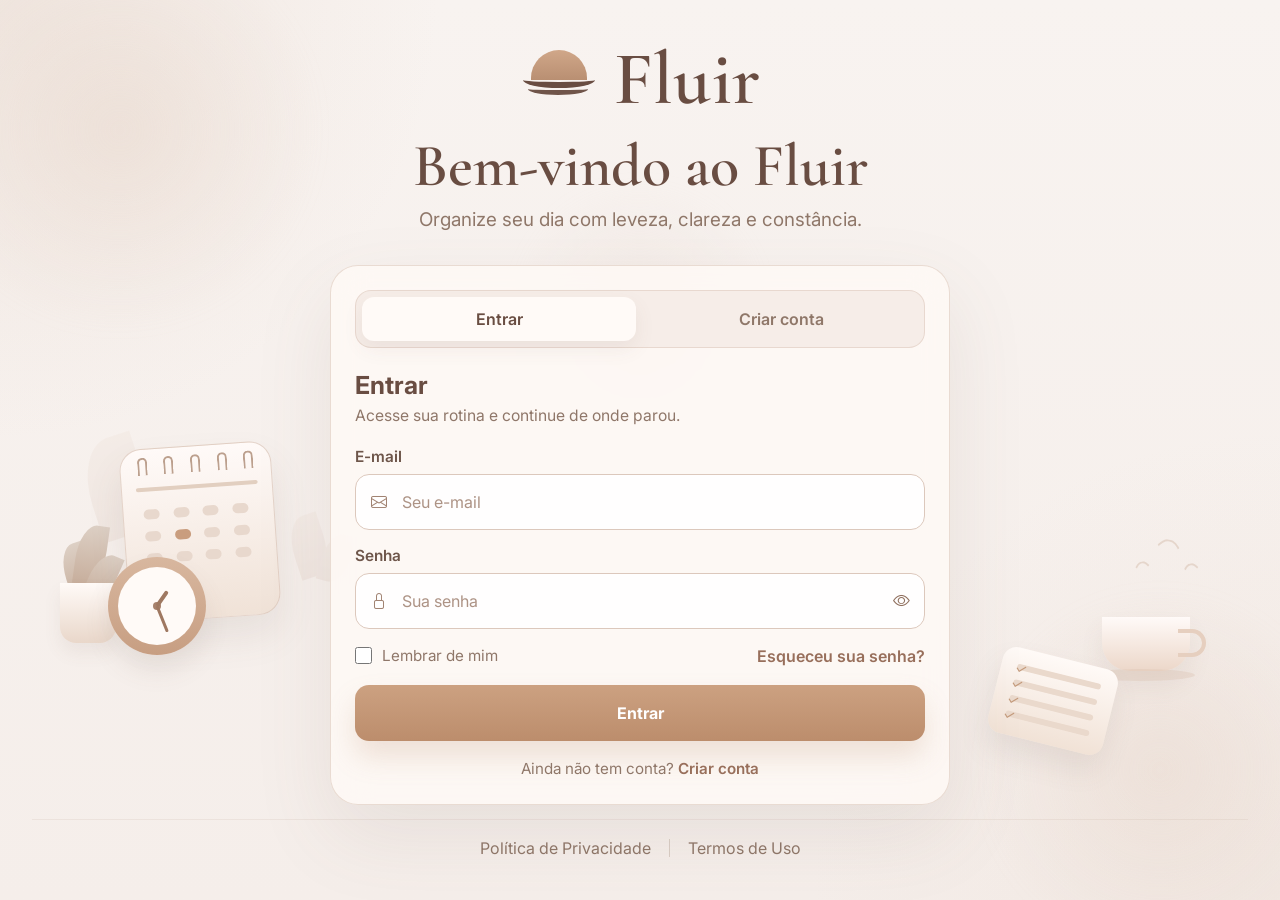
<file: index.html>
<!DOCTYPE html>
<html lang="pt-BR">
<head>
  <!-- ========================================
       CONFIGURAÇÕES BÁSICAS
  ========================================= -->
  <meta charset="UTF-8" />
  <meta name="viewport" content="width=device-width, initial-scale=1.0" />
  <title>Fluir | Acesso</title>

  <!-- ========================================
       FONTES
  ========================================= -->
  <link rel="preconnect" href="https://fonts.googleapis.com">
  <link rel="preconnect" href="https://fonts.gstatic.com" crossorigin>
  <link
    href="https://fonts.googleapis.com/css2?family=Cormorant+Garamond:wght@500;600;700&family=Inter:wght@400;500;600;700&display=swap"
    rel="stylesheet"
  />

  <!-- ========================================
       ÍCONES
  ========================================= -->
  <link
    rel="stylesheet"
    href="https://cdn.jsdelivr.net/npm/bootstrap-icons@1.11.3/font/bootstrap-icons.min.css"
  />

  <!-- ========================================
       CSS DA TELA DE LOGIN/CADASTRO
  ========================================= -->
  <link rel="stylesheet" href="css/style.css" />
</head>
<body>
  <main class="auth-page">
    <!-- ========================================
         ELEMENTOS DECORATIVOS DE FUNDO
    ========================================= -->
    <div class="bg-orb bg-orb-1"></div>
    <div class="bg-orb bg-orb-2"></div>
    <div class="bg-orb bg-orb-3"></div>

    <section class="auth-shell">
      <!-- ========================================
           TOPO / MARCA / TEXTO PRINCIPAL
      ========================================= -->
      <header class="brand-header">
        <div class="brand">
          <!-- Logo visual do Fluir -->
          <div class="brand-mark" aria-hidden="true">
            <span class="brand-sun"></span>
            <span class="brand-wave brand-wave-1"></span>
            <span class="brand-wave brand-wave-2"></span>
          </div>

          <!-- Nome da marca -->
          <div class="brand-text">
            <h1>Fluir</h1>
          </div>
        </div>

        <!-- Título e subtítulo dinâmicos -->
        <div class="hero-copy">
          <h2 id="heroTitle">Bem-vindo ao Fluir</h2>
          <p id="heroSubtitle">Organize seu dia com leveza, clareza e constância.</p>
        </div>
      </header>

      <!-- ========================================
           ÁREA PRINCIPAL DA AUTENTICAÇÃO
      ========================================= -->
      <section class="auth-stage">
        <!-- ========================================
             ILUSTRAÇÃO DECORATIVA ESQUERDA
        ========================================= -->
        <aside class="auth-visual" aria-hidden="true">
          <div class="visual-leaf visual-leaf-1"></div>
          <div class="visual-leaf visual-leaf-2"></div>

          <div class="desk-scene">
            <div class="plant">
              <span class="plant-leaf leaf-a"></span>
              <span class="plant-leaf leaf-b"></span>
              <span class="plant-leaf leaf-c"></span>
              <span class="plant-pot"></span>
            </div>

            <div class="calendar-card">
              <div class="calendar-rings">
                <span></span><span></span><span></span><span></span><span></span>
              </div>

              <div class="calendar-top-line"></div>

              <div class="calendar-grid">
                <span></span><span></span><span></span><span></span>
                <span></span><span class="active"></span><span></span><span></span>
                <span></span><span></span><span></span><span></span>
              </div>
            </div>

            <div class="clock">
              <div class="clock-face">
                <span class="clock-dot"></span>
                <span class="clock-hand hour"></span>
                <span class="clock-hand minute"></span>
              </div>
            </div>
          </div>
        </aside>

        <!-- ========================================
             CARD CENTRAL DE LOGIN/CADASTRO
        ========================================= -->
        <section class="auth-card">
          <!-- Botões para alternar entre Entrar e Criar conta -->
          <div class="card-top">
            <div class="segment-control" role="tablist" aria-label="Alternar formulários">
              <button
                class="segment-btn active"
                id="showLoginBtn"
                type="button"
                role="tab"
                aria-selected="true"
              >
                Entrar
              </button>

              <button
                class="segment-btn"
                id="showRegisterBtn"
                type="button"
                role="tab"
                aria-selected="false"
              >
                Criar conta
              </button>
            </div>
          </div>

          <div class="form-area">
            <!-- ========================================
                 FORMULÁRIO DE LOGIN
            ========================================= -->
            <form id="loginForm" class="auth-form active" novalidate>
              <div class="form-header">
                <h3>Entrar</h3>
                <p>Acesse sua rotina e continue de onde parou.</p>
              </div>

              <div class="field">
                <label for="loginEmail">E-mail</label>
                <div class="input-wrap">
                  <i class="bi bi-envelope"></i>
                  <input
                    id="loginEmail"
                    name="loginEmail"
                    type="email"
                    placeholder="Seu e-mail"
                    autocomplete="email"
                  />
                </div>
              </div>

              <div class="field">
                <label for="loginPassword">Senha</label>
                <div class="input-wrap password-wrap">
                  <i class="bi bi-lock"></i>
                  <input
                    id="loginPassword"
                    name="loginPassword"
                    type="password"
                    placeholder="Sua senha"
                    autocomplete="current-password"
                  />
                  <!-- Botão de mostrar/ocultar senha -->
                  <button
                    class="password-toggle"
                    type="button"
                    data-toggle-password="loginPassword"
                    aria-label="Mostrar ou ocultar senha"
                  >
                    <i class="bi bi-eye"></i>
                  </button>
                </div>
              </div>

              <!-- Opções extras do login -->
              <div class="form-row">
                <label class="check-control">
                  <input type="checkbox" id="rememberMe" />
                  <span>Lembrar de mim</span>
                </label>

                <a href="#" class="inline-link">Esqueceu sua senha?</a>
              </div>

              <!-- Botão principal -->
              <button type="submit" class="primary-btn">
                Entrar
              </button>

              <!-- Troca para cadastro -->
              <p class="switch-text">
                Ainda não tem conta?
                <button type="button" class="text-btn" id="switchToRegister">
                  Criar conta
                </button>
              </p>
            </form>

            <!-- ========================================
                 FORMULÁRIO DE CADASTRO
            ========================================= -->
            <form id="registerForm" class="auth-form" novalidate>
              <div class="form-header">
                <h3>Criar conta</h3>
                <p>Comece a organizar sua rotina com mais clareza.</p>
              </div>

              <div class="field">
                <label for="registerName">Nome completo</label>
                <div class="input-wrap">
                  <i class="bi bi-person"></i>
                  <input
                    id="registerName"
                    name="registerName"
                    type="text"
                    placeholder="Seu nome completo"
                    autocomplete="name"
                  />
                </div>
              </div>

              <div class="field">
                <label for="registerEmail">E-mail</label>
                <div class="input-wrap">
                  <i class="bi bi-envelope"></i>
                  <input
                    id="registerEmail"
                    name="registerEmail"
                    type="email"
                    placeholder="Seu melhor e-mail"
                    autocomplete="email"
                  />
                </div>
              </div>

              <div class="field">
                <label for="registerPassword">Senha</label>
                <div class="input-wrap password-wrap">
                  <i class="bi bi-lock"></i>
                  <input
                    id="registerPassword"
                    name="registerPassword"
                    type="password"
                    placeholder="Crie uma senha segura"
                    autocomplete="new-password"
                  />
                  <button
                    class="password-toggle"
                    type="button"
                    data-toggle-password="registerPassword"
                    aria-label="Mostrar ou ocultar senha"
                  >
                    <i class="bi bi-eye"></i>
                  </button>
                </div>
              </div>

              <div class="field">
                <label for="registerConfirmPassword">Confirmar senha</label>
                <div class="input-wrap password-wrap">
                  <i class="bi bi-shield-lock"></i>
                  <input
                    id="registerConfirmPassword"
                    name="registerConfirmPassword"
                    type="password"
                    placeholder="Repita sua senha"
                    autocomplete="new-password"
                  />
                  <button
                    class="password-toggle"
                    type="button"
                    data-toggle-password="registerConfirmPassword"
                    aria-label="Mostrar ou ocultar senha"
                  >
                    <i class="bi bi-eye"></i>
                  </button>
                </div>
              </div>

              <!-- Aceite dos termos -->
              <label class="check-control terms-control">
                <input type="checkbox" id="terms" />
                <span>Concordo com os Termos de Uso e a Política de Privacidade</span>
              </label>

              <button type="submit" class="primary-btn">
                Criar conta
              </button>

              <!-- Troca para login -->
              <p class="switch-text">
                Já tem uma conta?
                <button type="button" class="text-btn" id="switchToLogin">
                  Entrar
                </button>
              </p>
            </form>

            <!-- Área de mensagem dinâmica -->
            <div id="formMessage" class="form-message" role="status" aria-live="polite"></div>
          </div>
        </section>

        <!-- ========================================
             ILUSTRAÇÃO DECORATIVA DIREITA
        ========================================= -->
        <aside class="auth-visual auth-visual-right" aria-hidden="true">
          <div class="steam steam-1"></div>
          <div class="steam steam-2"></div>
          <div class="steam steam-3"></div>

          <div class="cup-area">
            <div class="cup"></div>
            <div class="cup-shadow"></div>
          </div>

          <div class="notepad">
            <div class="notepad-lines">
              <span></span>
              <span></span>
              <span></span>
              <span></span>
            </div>
          </div>
        </aside>
      </section>

      <!-- ========================================
           RODAPÉ
      ========================================= -->
      <footer class="auth-footer">
        <a href="#">Política de Privacidade</a>
        <span class="divider"></span>
        <a href="#">Termos de Uso</a>
      </footer>
    </section>
  </main>

  <!-- ========================================
       JS DA AUTENTICAÇÃO
  ========================================= -->
  <script src="js/script.js"></script>
</body>
</html>
</file>
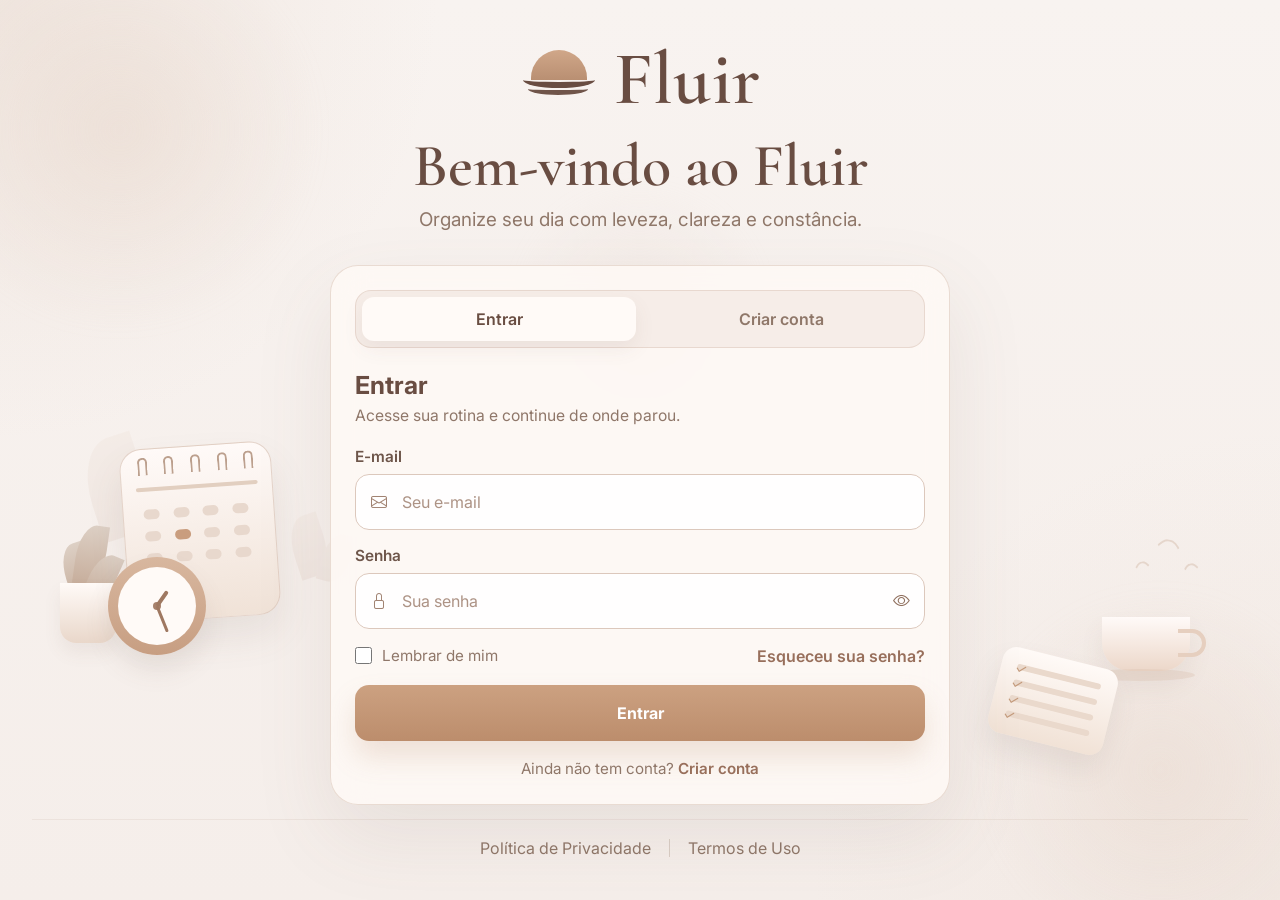
<file: dashboard.html>
<!DOCTYPE html>
<html lang="pt-BR" data-theme="claro">
<head>
  <meta charset="UTF-8" />
  <meta name="viewport" content="width=device-width, initial-scale=1.0" />
  <title>Fluir | Dashboard</title>

  <link rel="stylesheet" href="./assets/css/global.css" />
  <link rel="stylesheet" href="./assets/css/components.css" />
  <link rel="stylesheet" href="./assets/css/dashboard.css" />
</head>
<body>
  <div class="app-layout">
    <aside class="sidebar">
      <div class="sidebar-brand">
        <div class="brand-icon">
          <span class="dot dot-left"></span>
          <span class="curve"></span>
          <span class="dot dot-right"></span>
        </div>
        <h1>Fluir</h1>
      </div>

      <nav class="sidebar-nav">
        <a href="dashboard.html" class="nav-item">Início</a>
<a href="meu-dia.html" class="nav-item">Meu dia</a>
<a href="tarefas.html" class="nav-item">Tarefas</a>
<a href="planejamento.html" class="nav-item">Planejamento</a>
<a href="historico.html" class="nav-item">Histórico</a>
<a href="configuracoes.html" class="nav-item">Configurações</a>
      </nav>

      <div class="sidebar-user">
        <div>
          <strong id="sidebarUserName">Usuário</strong>
          <span>Conta ativa</span>
        </div>
      </div>
    </aside>

    <main class="main-content">
      <header class="topbar">
        <div>
          <h2 id="welcomeTitle">Boa tarde</h2>
          <p>Vamos organizar seu dia com leveza.</p>
        </div>

        <button id="logoutBtn" class="btn-outline">Sair</button>
      </header>

      <section class="dashboard-grid">
        <div class="main-column">
          <div class="card card-highlight">
            <div class="card-header">
              <h3>Energia atual</h3>
              <span id="energyBadge" class="badge badge-energy">Média</span>
            </div>

            <div class="field-row">
              <div class="field-block">
                <label for="timeAvailable">Tempo disponível</label>
                <select id="timeAvailable">
                  <option value="15">15 min</option>
                  <option value="30">30 min</option>
                  <option value="60">1h</option>
                  <option value="120">2h</option>
                </select>
              </div>
            </div>

            <div class="suggestion-box">
              <strong>Sugestão:</strong>
              <p id="suggestionText">Circule tarefas de esforço moderado.</p>
            </div>

            <div class="action-row">
              <button class="btn-outline" id="refreshSuggestionBtn">Atualizar energia</button>
              <button class="btn-primary" id="reorganizeBtn">Reorganizar dia</button>
            </div>
          </div>

          <div class="card">
            <div class="card-header">
              <h3>Sua melhor escolha agora</h3>
            </div>

            <div class="best-task" id="bestTask"></div>
          </div>

          <div class="card">
            <div class="card-header">
              <h3>Tarefas do dia</h3>
              <a href="tarefas.html" class="btn-small-link">Gerenciar tarefas</a>
            </div>

            <div class="task-list" id="taskList"></div>
          </div>
        </div>

        <div class="side-column">
          <div class="card">
            <div class="card-header">
              <h3>Como você está agora?</h3>
            </div>

            <div class="energy-options">
              <button class="energy-btn" data-energy="baixa">Baixa</button>
              <button class="energy-btn" data-energy="media">Média</button>
              <button class="energy-btn" data-energy="alta">Alta</button>
            </div>
          </div>

          <div class="card">
            <div class="card-header">
              <h3>Resumo do dia</h3>
            </div>

            <div class="summary-list">
              <p><strong id="doneCount">0</strong> concluídas</p>
              <p><strong id="pendingCount">0</strong> pendentes</p>
              <p><strong id="currentEnergyText">Média</strong> energia atual</p>
              <p><strong id="productiveTime">0 min</strong> produtivas</p>
            </div>
          </div>
        </div>
      </section>
    </main>
  </div>

  <script src="./assets/js/core/storage.js"></script>
  <script src="./assets/js/core/session.js"></script>
  <script src="./assets/js/core/auth-guard.js"></script>
  <script src="./assets/js/core/theme.js"></script>
  <script src="./assets/js/core/utils.js"></script>

  <script src="./assets/js/services/user.service.js"></script>
  <script src="./assets/js/services/task.service.js"></script>
  <script src="./assets/js/services/preferences.service.js"></script>

  <script src="./assets/js/ui/toast.js"></script>
  <script src="./assets/js/app-init.js"></script>
  <script src="./assets/js/pages/dashboard.js"></script>
</body>
</html>
</file>
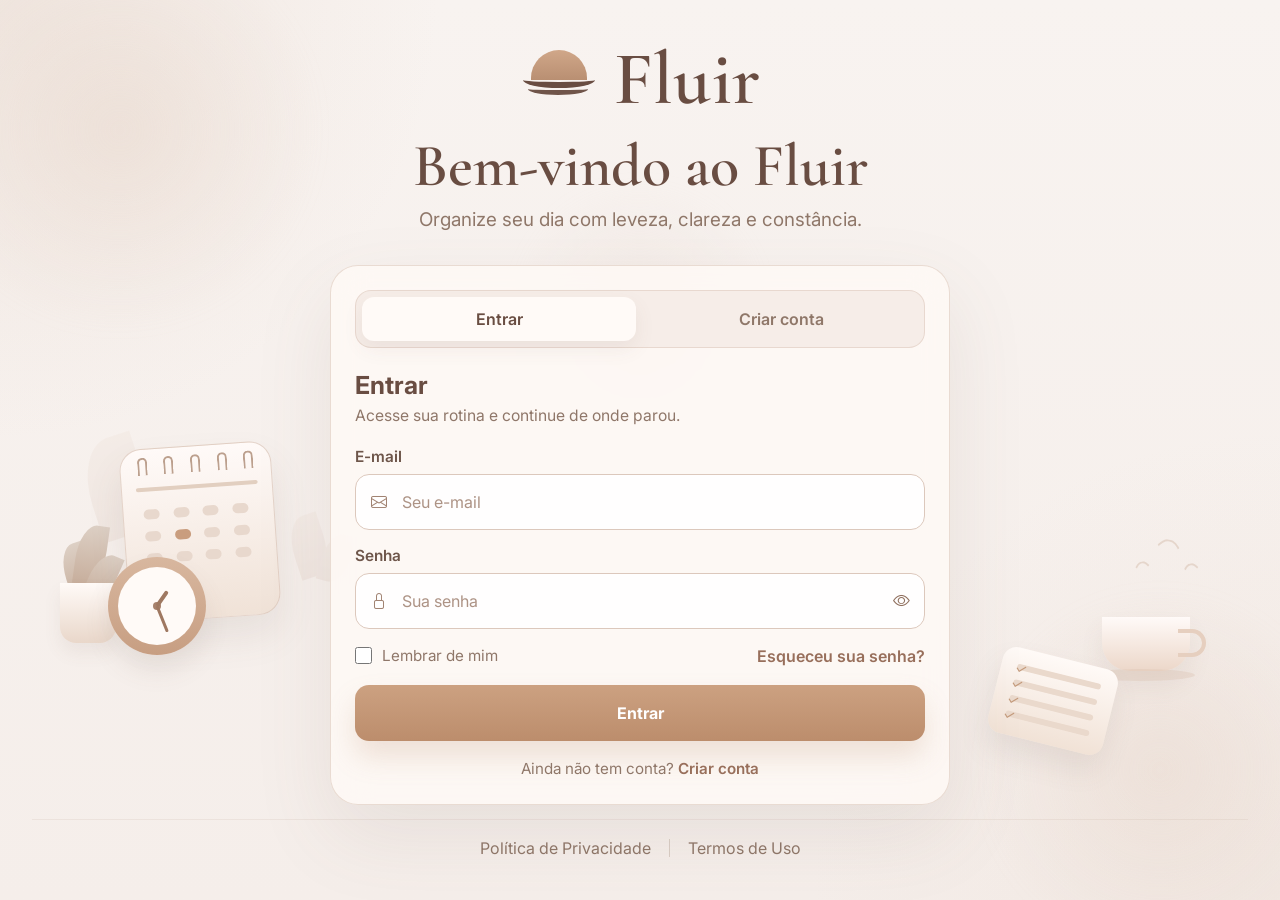
<file: historico.html>
<!DOCTYPE html>
<html lang="pt-BR" data-theme="claro">
<head>
  <meta charset="UTF-8" />
  <meta name="viewport" content="width=device-width, initial-scale=1.0" />
  <title>Fluir | Histórico</title>

  <link rel="stylesheet" href="./assets/css/global.css" />
<link rel="stylesheet" href="./assets/css/components.css" />
<link rel="stylesheet" href="./assets/css/dashboard.css" />
<link rel="stylesheet" href="./assets/css/historico.css" />
</head>
<body>
  <div class="app-layout">
    <aside class="sidebar">
      <div class="sidebar-brand">
        <div class="brand-icon">
          <span class="dot dot-left"></span>
          <span class="curve"></span>
          <span class="dot dot-right"></span>
        </div>
        <h1>Fluir</h1>
      </div>

      <nav class="sidebar-nav">
        <a href="dashboard.html" class="nav-item">Início</a>
<a href="meu-dia.html" class="nav-item">Meu dia</a>
<a href="tarefas.html" class="nav-item">Tarefas</a>
<a href="planejamento.html" class="nav-item">Planejamento</a>
<a href="historico.html" class="nav-item">Histórico</a>
<a href="configuracoes.html" class="nav-item">Configurações</a>
      </nav>

      <div class="sidebar-user">
        <div>
          <strong id="sidebarUserName">Usuário</strong>
          <span>Conta ativa</span>
        </div>
      </div>
    </aside>

    <main class="main-content">
      <header class="topbar">
        <div>
          <h2>Histórico</h2>
          <p>Acompanhe seu progresso e entenda melhor seu ritmo.</p>
        </div>

        <button id="logoutBtn" class="btn-outline">Sair</button>
      </header>

      <section class="history-page">
        <div class="stats-grid">
          <div class="card stat-card">
            <span class="stat-label">Total de tarefas</span>
            <strong id="statTotal">0</strong>
          </div>

          <div class="card stat-card">
            <span class="stat-label">Concluídas</span>
            <strong id="statDone">0</strong>
          </div>

          <div class="card stat-card">
            <span class="stat-label">Pendentes</span>
            <strong id="statPending">0</strong>
          </div>

          <div class="card stat-card">
            <span class="stat-label">Tempo produtivo</span>
            <strong id="statMinutes">0 min</strong>
          </div>
        </div>

        <div class="history-grid">
          <div class="history-column">
            <div class="card">
              <div class="card-header">
                <h3>Resumo por prioridade</h3>
              </div>

              <div class="summary-stack" id="prioritySummary"></div>
            </div>

            <div class="card">
              <div class="card-header">
                <h3>Resumo por esforço</h3>
              </div>

              <div class="summary-stack" id="effortSummary"></div>
            </div>
          </div>

          <div class="history-column">
            <div class="card">
              <div class="card-header">
                <h3>Tarefas concluídas</h3>
                <span id="doneCounter" class="badge badge-energy">0</span>
              </div>

              <div id="doneTasksList" class="history-list"></div>
            </div>

            <div class="card">
              <div class="card-header">
                <h3>Tarefas pendentes</h3>
                <span id="pendingCounter" class="badge badge-energy">0</span>
              </div>

              <div id="pendingTasksList" class="history-list"></div>
            </div>
          </div>
        </div>
      </section>
    </main>
  </div>

  <script src="./assets/js/core/storage.js"></script>
<script src="./assets/js/core/session.js"></script>
<script src="./assets/js/core/auth-guard.js"></script>
<script src="./assets/js/core/theme.js"></script>
<script src="./assets/js/core/utils.js"></script>

<script src="./assets/js/services/user.service.js"></script>
<script src="./assets/js/services/task.service.js"></script>
<script src="./assets/js/services/preferences.service.js"></script>

<script src="./assets/js/ui/toast.js"></script>
<script src="./assets/js/app-init.js"></script>
<script src="./assets/js/pages/historico.js"></script>
</body>
</html>
</file>
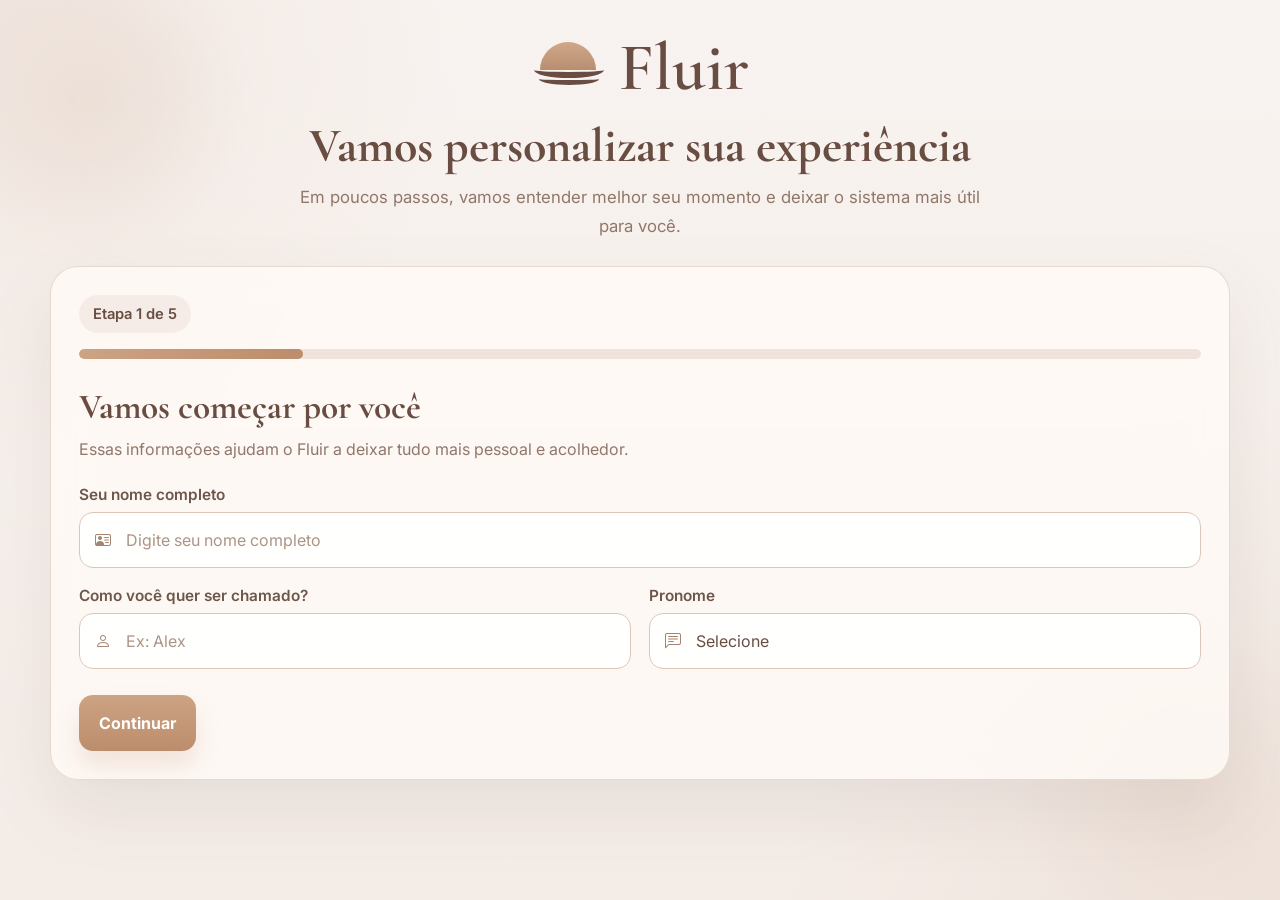
<file: home.html>
<!DOCTYPE html>
<html lang="pt-BR">
<head>
  <!-- ========================================
       CONFIGURAÇÕES BÁSICAS
  ========================================= -->
  <meta charset="UTF-8" />
  <meta name="viewport" content="width=device-width, initial-scale=1.0" />
  <title>Fluir | Início</title>

  <!-- ========================================
       FONTES
  ========================================= -->
  <link rel="preconnect" href="https://fonts.googleapis.com">
  <link rel="preconnect" href="https://fonts.gstatic.com" crossorigin>
  <link
    href="https://fonts.googleapis.com/css2?family=Cormorant+Garamond:wght@500;600;700&family=Inter:wght@400;500;600;700&display=swap"
    rel="stylesheet"
  />

  <!-- ========================================
       ÍCONES
  ========================================= -->
  <link
    rel="stylesheet"
    href="https://cdn.jsdelivr.net/npm/bootstrap-icons@1.11.3/font/bootstrap-icons.min.css"
  />

  <!-- ========================================
       CSS DA HOME
  ========================================= -->
  <link rel="stylesheet" href="css/home.css" />
</head>
<body>
  <div class="app-layout">
    <!-- ========================================
         SIDEBAR
    ========================================= -->
    <aside class="sidebar">
      <!-- Marca -->
      <div class="sidebar-brand">
        <div class="brand-mark" aria-hidden="true">
          <span class="brand-sun"></span>
          <span class="brand-wave brand-wave-1"></span>
          <span class="brand-wave brand-wave-2"></span>
        </div>
        <h1>Fluir</h1>
      </div>

      <!-- Navegação lateral -->
      <nav class="sidebar-nav">
        <a href="home.html" class="nav-item active">
          <i class="bi bi-grid-1x2"></i>
          <span>Início</span>
        </a>

        <a href="meu-dia.html" class="nav-item">
          <i class="bi bi-sun"></i>
          <span>Meu dia</span>
        </a>

        <a href="tarefas.html" class="nav-item">
          <i class="bi bi-check2-square"></i>
          <span>Tarefas</span>
        </a>

        <a href="planejamento.html" class="nav-item">
          <i class="bi bi-calendar3"></i>
          <span>Planejamento</span>
        </a>

        <a href="historico.html" class="nav-item">
          <i class="bi bi-clock-history"></i>
          <span>Histórico</span>
        </a>

        <a href="perfil.html" class="nav-item">
  <i class="bi bi-person"></i>
  <span>Perfil</span>
</a>

<a href="configuracoes.html" class="nav-item">
  <i class="bi bi-gear"></i>
  <span>Configurações</span>
</a>
      </nav>

      <!-- Perfil lateral -->
      <div class="sidebar-profile">
  <div class="profile-avatar" id="sidebarAvatar">
    <div class="avatar-stack small-avatar" id="sidebarAvatarStack">
      <img id="homeLayerBase" alt="" />
      <img id="homeLayerSkin" alt="" />
      <img id="homeLayerEarLeft" alt="" />
      <img id="homeLayerEarRight" alt="" />
      <img id="homeLayerEyeLeft" alt="" />
      <img id="homeLayerEyeRight" alt="" />
      <img id="homeLayerNose" alt="" />
      <img id="homeLayerMouth" alt="" />
      <img id="homeLayerHair" alt="" />
      <img id="homeLayerShirt" alt="" />
    </div>
  </div>

  <div class="profile-info">
    <strong id="sidebarName">Usuário</strong>
    <span id="sidebarPronoun">Pronome</span>

    <div class="profile-mini-details">
      <span id="sidebarFocus">Foco: não definido</span>
      <span id="sidebarEnergy">Energia: não definida</span>
    </div>

    <p class="profile-soft-text" id="sidebarSoftText">
      Seu ritmo também é cuidado.
    </p>
  </div>
</div>
    </aside>

    <!-- ========================================
         CONTEÚDO PRINCIPAL
    ========================================= -->
    <main class="main-content">
      <!-- ========================================
           TOPBAR
      ========================================= -->
      <header class="topbar">
        <div>
          <p class="eyebrow">Sua rotina em movimento</p>
          <h2 id="welcomeTitle">Olá, seja bem-vindo.</h2>
        </div>

        <div class="topbar-actions">
          <!-- ========================================
               NOTIFICAÇÕES
          ========================================= -->
          <div class="notification-wrapper">
            <button class="ghost-btn" id="notificationBtn" type="button">
              <i class="bi bi-bell"></i>
            </button>

            <div class="notification-panel" id="notificationPanel">
              <div class="notification-panel-header">
                <div>
                  <span class="notification-badge">Notificações</span>
                  <h3>Central de avisos</h3>
                </div>
              </div>

              <div class="notification-list" id="notificationList">
                <div class="notification-empty">
                  <div class="notification-empty-icon">
                    <i class="bi bi-bell"></i>
                  </div>
                  <strong>Nenhuma notificação por enquanto</strong>
                  <p>Quando houver lembretes, avisos ou atualizações, eles aparecerão aqui.</p>
                </div>
              </div>
            </div>
          </div>

          <!-- Botão de nova tarefa -->
          <button class="primary-btn" id="newTaskBtn" type="button">
            <i class="bi bi-plus-lg"></i>
            Nova tarefa
          </button>
        </div>
      </header>

      <!-- ========================================
           HERO / DESTAQUE DO DIA
      ========================================= -->
      <section class="hero-panel">
        <div class="hero-copy">
          <span class="badge">Hoje</span>

          <h3 id="focusTitle">Seu foco principal é seguir com leveza.</h3>

          <p id="focusText">
            Organize o que importa agora e avance com clareza, respeitando sua energia.
          </p>

          <p id="calmPhrase" class="calm-phrase">
            Respire. Um passo de cada vez já é progresso.
          </p>

          <!-- Cards rápidos -->
          <div class="hero-meta">
            <div class="meta-card">
              <span class="meta-label">Energia atual</span>
              <strong id="energyValue">Média</strong>
              <button type="button" class="meta-action-btn" id="changeEnergyBtn">
                Alterar
              </button>
            </div>

            <div class="meta-card">
              <span class="meta-label">Foco atual</span>
              <strong id="mainFocusValue">Organização geral</strong>
              <button type="button" class="meta-action-btn" id="changeFocusBtn">
                Alterar
              </button>
            </div>

            <div class="meta-card">
              <span class="meta-label">Tempo disponível</span>
              <strong id="availableTimeValue">Não definido</strong>
              <button type="button" class="meta-action-btn" id="changeTimeBtn">
                Alterar
              </button>
            </div>
          </div>

          <div class="hero-context-actions">
            <button type="button" class="primary-btn context-btn" id="openContextModalBtn">
              Atualizar contexto
            </button>
          </div>
        </div>

        <!-- Próxima atividade -->
        <div class="hero-visual">
          <div class="visual-card">
            <span class="small-label">Próxima atividade</span>
            <strong id="nextTaskTitle">Nenhuma tarefa definida</strong>
            <p id="nextTaskPeriod">Adicione sua primeira atividade para começar.</p>
          </div>
        </div>
      </section>

      <!-- ========================================
           ESTATÍSTICAS
      ========================================= -->
      <section class="stats-grid">
        <article class="stat-card">
          <div class="stat-icon">
            <i class="bi bi-list-check"></i>
          </div>
          <div>
            <span class="stat-label">Tarefas do dia</span>
            <strong id="tasksToday">1</strong>
          </div>
        </article>

        <article class="stat-card">
          <div class="stat-icon">
            <i class="bi bi-check-circle"></i>
          </div>
          <div>
            <span class="stat-label">Concluídas</span>
            <strong id="tasksDone">0</strong>
          </div>
        </article>

        <article class="stat-card">
          <div class="stat-icon">
            <i class="bi bi-lightning-charge"></i>
          </div>
          <div>
            <span class="stat-label">Estado mental</span>
            <strong id="mentalState">Estável</strong>
          </div>
        </article>
      </section>

      <!-- ========================================
           CONTEÚDO ABAIXO DA HERO
      ========================================= -->
      <section class="content-grid">
        <!-- Resumo do dia -->
        <article class="panel">
          <div class="panel-header">
            <div>
              <h3>Resumo do dia</h3>
              <p>Uma leitura rápida do que merece sua atenção agora.</p>
            </div>
          </div>

          <div class="summary-list">
            <div class="summary-item">
              <span class="summary-dot"></span>
              <div>
                <strong>Prioridade principal</strong>
                <p id="summaryPriority">Começar sua primeira atividade.</p>
              </div>
            </div>

            <div class="summary-item">
              <span class="summary-dot"></span>
              <div>
                <strong>Melhor período</strong>
                <p id="summaryPeriod">Ainda não definido.</p>
              </div>
            </div>

            <div class="summary-item">
              <span class="summary-dot"></span>
              <div>
                <strong>Ritmo sugerido</strong>
                <p id="summaryRhythm">Avance em pequenos passos com constância.</p>
              </div>
            </div>
          </div>
        </article>

        <!-- Próximas atividades -->
        <article class="panel">
          <div class="panel-header">
            <div>
              <h3>Próximas atividades</h3>
              <p>O que já está definido para o seu fluxo de hoje.</p>
            </div>
          </div>

          <div class="task-list" id="taskList">
            <div class="task-item">
              <div class="task-main">
                <strong>Nenhuma atividade cadastrada</strong>
                <span>Comece pelo onboarding</span>
              </div>
              <div class="task-status">Pendente</div>
            </div>
          </div>
        </article>
      </section>

      <!-- ========================================
           MODAL DE CONTEXTO
      ========================================= -->
      <div class="modal-overlay" id="contextModal">
        <div class="task-modal">
          <div class="modal-header">
            <div>
              <span class="modal-badge">Contexto do momento</span>
              <h3>Atualizar contexto</h3>
              <p>Informe como você está agora para o Fluir sugerir melhor suas atividades.</p>
            </div>

            <button class="modal-close-btn" id="closeContextModal" type="button" aria-label="Fechar">
              <i class="bi bi-x-lg"></i>
            </button>
          </div>

          <form id="contextForm" class="modal-form" novalidate>
            <div class="modal-field">
              <label for="contextEnergy">Energia atual</label>
              <div class="modal-input-wrap">
                <i class="bi bi-lightning-charge"></i>
                <select id="contextEnergy">
                  <option value="">Selecione</option>
                  <option value="baixa">Baixa</option>
                  <option value="media">Média</option>
                  <option value="alta">Alta</option>
                  <option value="varia bastante">Varia bastante</option>
                </select>
              </div>
            </div>

            <div class="modal-field">
              <label for="contextFocus">Foco atual</label>
              <div class="modal-input-wrap">
                <i class="bi bi-stars"></i>
                <input
                  type="text"
                  id="contextFocus"
                  placeholder="Ex: estudos, trabalho, organização da casa"
                />
              </div>
            </div>

            <div class="modal-field">
              <label for="contextAvailableTime">Tempo disponível</label>
              <div class="modal-input-wrap">
                <i class="bi bi-hourglass-split"></i>
                <select id="contextAvailableTime">
                  <option value="">Selecione</option>
                  <option value="15 min">15 min</option>
                  <option value="30 min">30 min</option>
                  <option value="45 min">45 min</option>
                  <option value="1 hora">1 hora</option>
                  <option value="1h30">1h30</option>
                  <option value="2 horas">2 horas</option>
                  <option value="3 horas">3 horas</option>
                </select>
              </div>
            </div>

            <div id="contextModalMessage" class="modal-message" aria-live="polite"></div>

            <div class="modal-actions">
              <button type="button" class="secondary-btn" id="cancelContextModal">
                Cancelar
              </button>

              <button type="submit" class="primary-btn modal-save-btn">
                Salvar contexto
              </button>
            </div>
          </form>
        </div>
      </div>

      <!-- ========================================
           MODAL DE NOVA TAREFA
      ========================================= -->
      <div class="modal-overlay" id="taskModal">
        <div class="task-modal">
          <div class="modal-header">
            <div>
              <span class="modal-badge">Nova tarefa</span>
              <h3>Adicionar atividade</h3>
              <p>Crie uma nova tarefa de forma rápida e organizada.</p>
            </div>

            <button class="modal-close-btn" id="closeTaskModal" type="button" aria-label="Fechar">
              <i class="bi bi-x-lg"></i>
            </button>
          </div>

          <form id="taskForm" class="modal-form" novalidate>
            <div class="modal-field">
              <label for="modalTaskTitle">Nome da tarefa</label>
              <div class="modal-input-wrap">
                <i class="bi bi-check2-square"></i>
                <input
                  type="text"
                  id="modalTaskTitle"
                  placeholder="Ex: estudar matemática"
                />
              </div>
            </div>

            <div class="modal-field">
              <label for="modalTaskPeriod">Período</label>
              <div class="modal-input-wrap">
                <i class="bi bi-clock"></i>
                <select id="modalTaskPeriod">
                  <option value="">Selecione</option>
                  <option value="manha">Manhã</option>
                  <option value="tarde">Tarde</option>
                  <option value="noite">Noite</option>
                  <option value="sem horario fixo">Sem horário fixo</option>
                </select>
              </div>
            </div>

            <div class="modal-field">
              <label for="modalTaskTag">Tag / foco relacionado</label>
              <div class="modal-input-wrap">
                <i class="bi bi-bookmark"></i>
                <select id="modalTaskTag">
                  <option value="">Selecione</option>
                  <option value="estudos">Estudos</option>
                  <option value="casa">Casa</option>
                  <option value="trabalho">Trabalho</option>
                  <option value="saude">Saúde</option>
                  <option value="autocuidado">Autocuidado</option>
                  <option value="leitura">Leitura</option>
                  <option value="organizacao">Organização</option>
                  <option value="lazer">Lazer</option>
                  <option value="outro">Outro</option>
                </select>
              </div>
            </div>

            <div class="modal-field">
              <label for="modalTaskDuration">Tempo estimado</label>
              <div class="modal-input-wrap">
                <i class="bi bi-hourglass-split"></i>
                <select id="modalTaskDuration">
                  <option value="">Selecione</option>
                  <option value="15">15 min</option>
                  <option value="30">30 min</option>
                  <option value="45">45 min</option>
                  <option value="60">1 hora</option>
                  <option value="90">1h30</option>
                  <option value="120">2 horas</option>
                  <option value="180">3 horas</option>
                </select>
              </div>
            </div>

            <div class="modal-field">
              <label for="modalTaskPriority">Prioridade</label>
              <div class="modal-input-wrap">
                <i class="bi bi-flag"></i>
                <select id="modalTaskPriority">
                  <option value="">Selecione</option>
                  <option value="alta">Alta</option>
                  <option value="media">Média</option>
                  <option value="baixa">Baixa</option>
                </select>
              </div>
            </div>

            <div class="modal-field">
              <label for="modalTaskDeadline">Data limite</label>
              <div class="modal-input-wrap">
                <i class="bi bi-calendar-event"></i>
                <input type="date" id="modalTaskDeadline" />
              </div>
            </div>

            <div id="taskModalMessage" class="modal-message" aria-live="polite"></div>

            <div class="modal-actions">
              <button type="button" class="secondary-btn" id="cancelTaskModal">
                Cancelar
              </button>

              <button type="submit" class="primary-btn modal-save-btn">
                Salvar tarefa
              </button>
            </div>
          </form>
        </div>
      </div>
    </main>
  </div>

  <!-- ========================================
       TOAST DE FEEDBACK
  ========================================= -->
  <div class="toast-feedback" id="taskToast">
    <div class="toast-icon">
      <i class="bi bi-check2-circle"></i>
    </div>

    <div class="toast-content">
      <strong id="toastTitle">Parabéns!</strong>
      <p id="toastText">Você concluiu uma atividade com calma e constância.</p>
    </div>
  </div>

  <!-- ========================================
       JS DA HOME
  ========================================= -->
  <script src="js/home.js"></script>
</body>
</html>
</file>
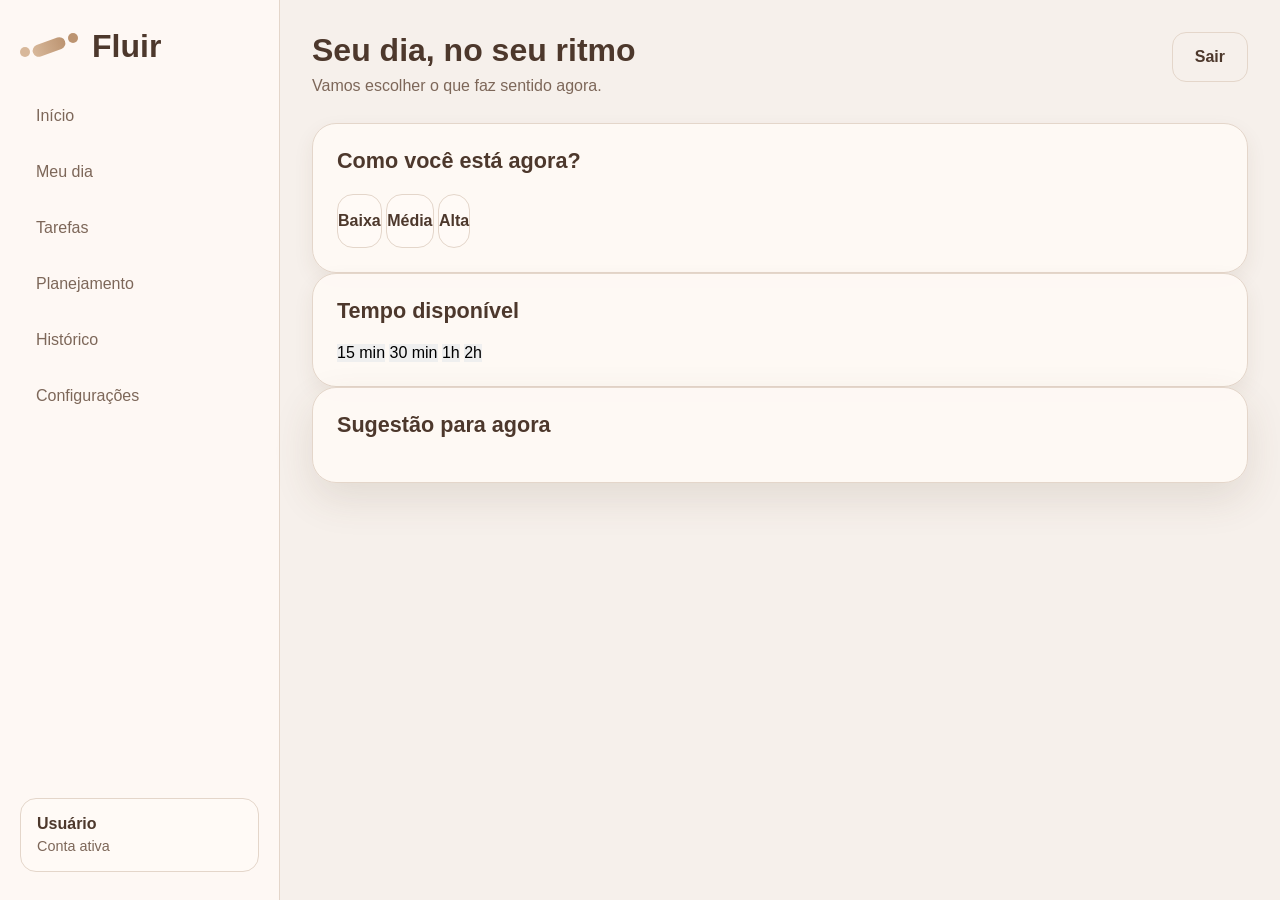
<file: meu-dia.html>
<!DOCTYPE html>
<html lang="pt-BR" data-theme="claro">
<head>
  <meta charset="UTF-8" />
  <meta name="viewport" content="width=device-width, initial-scale=1.0" />
  <title>Fluir | Meu dia</title>

  <link rel="stylesheet" href="./assets/css/global.css" />
  <link rel="stylesheet" href="./assets/css/components.css" />
  <link rel="stylesheet" href="./assets/css/dashboard.css" />
</head>
<body>
  <div class="app-layout">
    <aside class="sidebar">
      <div class="sidebar-brand">
        <div class="brand-icon">
          <span class="dot dot-left"></span>
          <span class="curve"></span>
          <span class="dot dot-right"></span>
        </div>
        <h1>Fluir</h1>
      </div>

      <nav class="sidebar-nav">
       <a href="dashboard.html" class="nav-item">Início</a>
<a href="meu-dia.html" class="nav-item">Meu dia</a>
<a href="tarefas.html" class="nav-item">Tarefas</a>
<a href="planejamento.html" class="nav-item">Planejamento</a>
<a href="historico.html" class="nav-item">Histórico</a>
<a href="configuracoes.html" class="nav-item">Configurações</a>
      </nav>

      <div class="sidebar-user">
        <div>
          <strong id="sidebarUserName">Usuário</strong>
          <span>Conta ativa</span>
        </div>
      </div>
    </aside>

    <main class="main-content">
      <header class="topbar">
        <div>
          <h2>Seu dia, no seu ritmo</h2>
          <p>Vamos escolher o que faz sentido agora.</p>
        </div>

        <button id="logoutBtn" class="btn-outline">Sair</button>
      </header>

      <section class="card">
        <div class="card-header">
          <h3>Como você está agora?</h3>
        </div>

        <div class="energy-buttons">
          <button class="energy-btn" data-energy="baixa">Baixa</button>
<button class="energy-btn" data-energy="media">Média</button>
<button class="energy-btn" data-energy="alta">Alta</button>
        </div>
      </section>

      <section class="card">
        <div class="card-header">
          <h3>Tempo disponível</h3>
        </div>

        <div class="energy-buttons">
          <button class="time-btn" data-time="15">15 min</button>
          <button class="time-btn" data-time="30">30 min</button>
          <button class="time-btn" data-time="60">1h</button>
          <button class="time-btn" data-time="120">2h</button>
        </div>
      </section>

      <section class="card card-highlight">
        <div class="card-header">
          <h3>Sugestão para agora</h3>
        </div>

        <div id="suggestionContainer"></div>
      </section>
    </main>
  </div>

  <script src="./assets/js/core/storage.js"></script>
  <script src="./assets/js/core/session.js"></script>
  <script src="./assets/js/core/auth-guard.js"></script>
  <script src="./assets/js/core/theme.js"></script>
  <script src="./assets/js/core/utils.js"></script>

  <script src="./assets/js/services/user.service.js"></script>
  <script src="./assets/js/services/task.service.js"></script>
  <script src="./assets/js/services/preferences.service.js"></script>

  <script src="./assets/js/ui/toast.js"></script>
  <script src="./assets/js/app-init.js"></script>
  <script src="./assets/js/pages/meu-dia.js"></script>
</body>
</html>
</file>
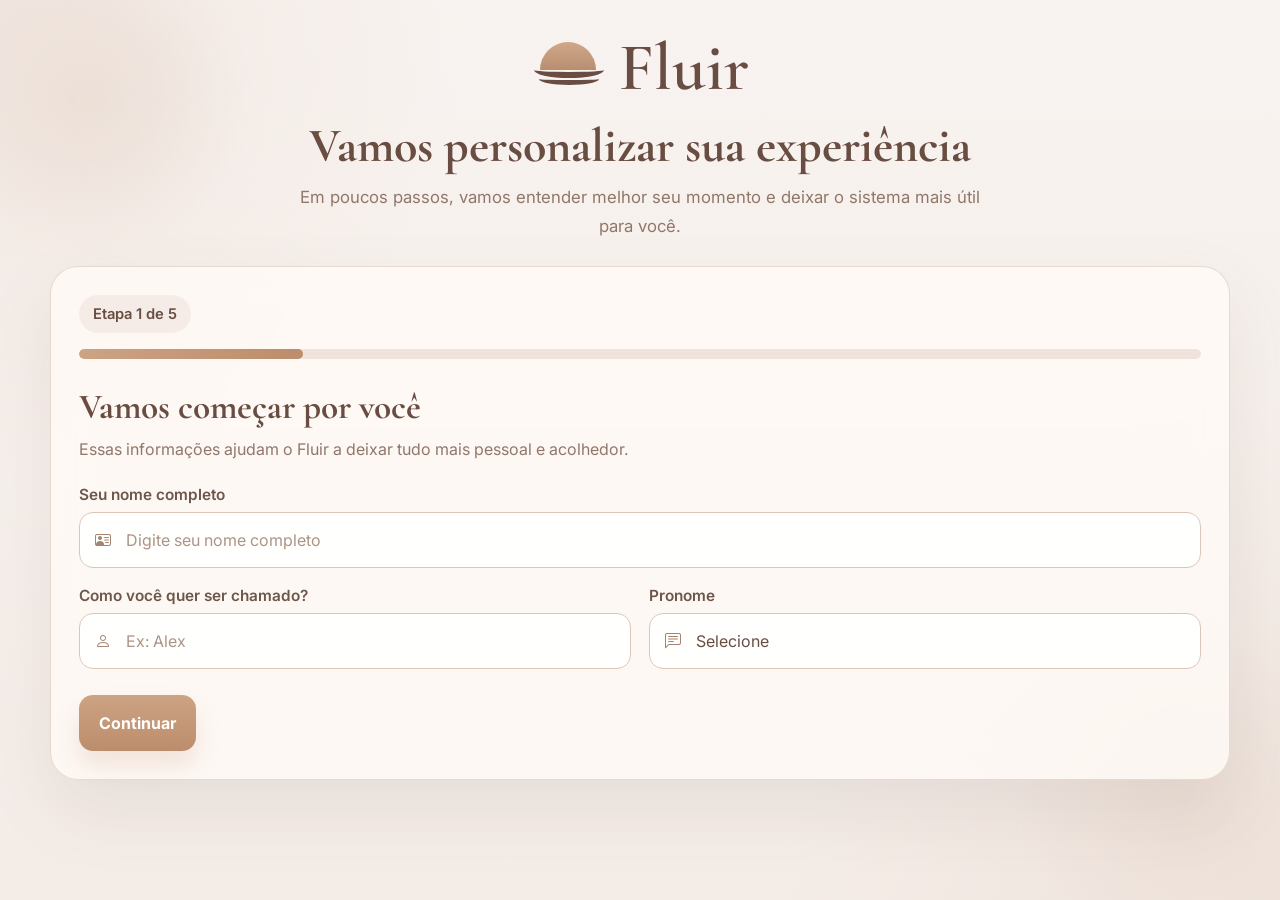
<file: onboarding.html>
<!DOCTYPE html>
<html lang="pt-BR">
<head>
  <!-- ========================================
       CONFIGURAÇÕES BÁSICAS
  ========================================= -->
  <meta charset="UTF-8" />
  <meta name="viewport" content="width=device-width, initial-scale=1.0" />
  <title>Fluir | Personalizar conta</title>

  <!-- ========================================
       FONTES
  ========================================= -->
  <link rel="preconnect" href="https://fonts.googleapis.com">
  <link rel="preconnect" href="https://fonts.gstatic.com" crossorigin>
  <link
    href="https://fonts.googleapis.com/css2?family=Cormorant+Garamond:wght@500;600;700&family=Inter:wght@400;500;600;700&display=swap"
    rel="stylesheet"
  />

  <!-- ========================================
       ÍCONES
  ========================================= -->
  <link
    rel="stylesheet"
    href="https://cdn.jsdelivr.net/npm/bootstrap-icons@1.11.3/font/bootstrap-icons.min.css"
  />

  <!-- ========================================
       CSS DO ONBOARDING
  ========================================= -->
  <link rel="stylesheet" href="css/onboarding.css" />
</head>
<body>
  <main class="onboarding-page">
    <!-- Fundo decorativo -->
    <div class="bg-orb orb-1"></div>
    <div class="bg-orb orb-2"></div>

    <section class="onboarding-shell">
      <!-- ========================================
           CABEÇALHO
      ========================================= -->
      <header class="onboarding-header">
        <div class="brand">
          <div class="brand-mark" aria-hidden="true">
            <span class="brand-sun"></span>
            <span class="brand-wave brand-wave-1"></span>
            <span class="brand-wave brand-wave-2"></span>
          </div>
          <h1>Fluir</h1>
        </div>

        <div class="header-text">
          <h2>Vamos personalizar sua experiência</h2>
          <p>
            Em poucos passos, vamos entender melhor seu momento e deixar o sistema mais útil para você.
          </p>
        </div>
      </header>

      <!-- ========================================
           CARD PRINCIPAL
      ========================================= -->
      <section class="onboarding-card">
        <!-- Indicador superior -->
        <div class="step-topbar">
          <span class="step-badge" id="stepBadge">Etapa 1 de 5</span>

          <div class="progress-bar">
            <div class="progress-fill" id="progressFill"></div>
          </div>
        </div>

        <!-- ========================================
             FORMULÁRIO EM ETAPAS
        ========================================= -->
        <form id="onboardingForm" class="onboarding-form" novalidate>
          <!-- ========================================
               ETAPA 1 — IDENTIDADE
          ========================================= -->
          <section class="step active" data-step="1">
            <div class="step-header">
              <h3>Vamos começar por você</h3>
              <p>Essas informações ajudam o Fluir a deixar tudo mais pessoal e acolhedor.</p>
            </div>

            <div class="step-grid">
              <div class="field full-width">
                <label for="fullName">Seu nome completo</label>
                <div class="input-wrap">
                  <i class="bi bi-person-vcard"></i>
                  <input
                    type="text"
                    id="fullName"
                    placeholder="Digite seu nome completo"
                    autocomplete="name"
                  />
                </div>
              </div>

              <div class="field">
                <label for="userName">Como você quer ser chamado?</label>
                <div class="input-wrap">
                  <i class="bi bi-person"></i>
                  <input
                    type="text"
                    id="userName"
                    placeholder="Ex: Alex"
                  />
                </div>
              </div>

              <div class="field">
                <label for="userPronoun">Pronome</label>
                <div class="input-wrap">
                  <i class="bi bi-chat-left-text"></i>
                  <select id="userPronoun">
                    <option value="">Selecione</option>
                    <option value="ele/dele">Ele/Dele</option>
                    <option value="ela/dela">Ela/Dela</option>
                    <option value="elu/delu">Elu/Delu</option>
                    <option value="prefiro nao informar">Prefiro não informar</option>
                  </select>
                </div>
              </div>
            </div>

            <div class="step-actions">
              <button type="button" class="primary-btn next-step">Continuar</button>
            </div>
          </section>

          <!-- ========================================
               ETAPA 2 — CONTEXTO INICIAL
          ========================================= -->
          <section class="step" data-step="2">
            <div class="step-header">
              <h3>Como está seu momento?</h3>
              <p>Essas escolhas ajudam o Fluir a organizar melhor suas sugestões.</p>
            </div>

            <div class="step-grid">
              <div class="field">
                <label for="mainFocus">Qual será seu foco principal?</label>
                <div class="input-wrap">
                  <i class="bi bi-stars"></i>
                  <select id="mainFocus">
                    <option value="">Selecione</option>
                    <option value="estudos">Estudos</option>
                    <option value="trabalho">Trabalho</option>
                    <option value="rotina pessoal">Rotina pessoal</option>
                    <option value="saude e bem-estar">Saúde e bem-estar</option>
                    <option value="organizacao geral">Organização geral</option>
                  </select>
                </div>
              </div>

              <div class="field">
                <label for="energyLevel">Como sua energia costuma ficar?</label>
                <div class="input-wrap">
                  <i class="bi bi-lightning-charge"></i>
                  <select id="energyLevel">
                    <option value="">Selecione</option>
                    <option value="baixa">Baixa</option>
                    <option value="media">Média</option>
                    <option value="alta">Alta</option>
                    <option value="varia bastante">Varia bastante</option>
                  </select>
                </div>
              </div>
            </div>

            <div class="step-actions">
              <button type="button" class="secondary-btn prev-step">Voltar</button>
              <button type="button" class="primary-btn next-step">Continuar</button>
            </div>
          </section>

          <!-- ========================================
               ETAPA 3 — TEMPO DISPONÍVEL
          ========================================= -->
          <section class="step" data-step="3">
            <div class="step-header">
              <h3>Quanto tempo você costuma ter disponível?</h3>
              <p>Isso ajuda o Fluir a sugerir tarefas mais compatíveis com o seu momento.</p>
            </div>

            <div class="step-grid single-column">
              <div class="field">
                <label for="availableTime">Tempo disponível</label>
                <div class="input-wrap">
                  <i class="bi bi-hourglass-split"></i>
                  <select id="availableTime">
                    <option value="">Selecione</option>
                    <option value="15 min">15 min</option>
                    <option value="30 min">30 min</option>
                    <option value="45 min">45 min</option>
                    <option value="1 hora">1 hora</option>
                    <option value="1h30">1h30</option>
                    <option value="2 horas">2 horas</option>
                    <option value="3 horas">3 horas</option>
                  </select>
                </div>
              </div>
            </div>

            <div class="step-actions">
              <button type="button" class="secondary-btn prev-step">Voltar</button>
              <button type="button" class="primary-btn next-step">Continuar</button>
            </div>
          </section>

          <!-- ========================================
               ETAPA 4 — PRIMEIRA TAREFA
          ========================================= -->
          <section class="step" data-step="4">
            <div class="step-header">
              <h3>Vamos adicionar sua primeira atividade</h3>
              <p>Assim o Fluir já começa com algo real para organizar.</p>
            </div>

            <div class="step-grid">
              <div class="field full-width">
                <label for="firstTask">Nome da primeira atividade</label>
                <div class="input-wrap">
                  <i class="bi bi-check2-square"></i>
                  <input
                    type="text"
                    id="firstTask"
                    placeholder="Ex: estudar matemática"
                  />
                </div>
              </div>

              <div class="field">
                <label for="taskPeriod">Em qual período ela costuma acontecer?</label>
                <div class="input-wrap">
                  <i class="bi bi-clock"></i>
                  <select id="taskPeriod">
                    <option value="">Selecione</option>
                    <option value="manha">Manhã</option>
                    <option value="tarde">Tarde</option>
                    <option value="noite">Noite</option>
                    <option value="sem horario fixo">Sem horário fixo</option>
                  </select>
                </div>
              </div>
            </div>

            <div class="step-actions">
              <button type="button" class="secondary-btn prev-step">Voltar</button>
              <button type="button" class="primary-btn next-step">Continuar</button>
            </div>
          </section>

          <!-- ========================================
     ETAPA 5 — AVATAR / BONEQUINHO
======================================== -->
<section class="step" data-step="5">
  <div class="step-header">
    <h3>Monte seu bonequinho</h3>
    <p>
      Escolha cada detalhe do avatar do seu jeito. Depois você poderá editar isso nas configurações.
    </p>
  </div>

  <div class="avatar-builder-layout">
    <!-- PREVIEW -->
    <div class="avatar-preview-card">
      <div class="avatar-preview" id="avatarPreview"></div>

      <p class="avatar-helper-text">
        Você poderá atualizar esse bonequinho depois.
      </p>

      <button type="button" class="secondary-btn random-avatar-btn" id="randomAvatarBtn">
        Aleatório
      </button>
    </div>

    <!-- EDITOR -->
    <div class="avatar-editor">
      <!-- Abas -->
      <div class="avatar-tabs">
        <button type="button" class="avatar-tab active" data-tab="skin">Pele</button>
        <button type="button" class="avatar-tab" data-tab="hair">Cabelo</button>
        <button type="button" class="avatar-tab" data-tab="eyes">Olhos</button>
        <button type="button" class="avatar-tab" data-tab="nose">Nariz</button>
        <button type="button" class="avatar-tab" data-tab="mouth">Boca</button>
        <button type="button" class="avatar-tab" data-tab="shirt">Roupa</button>
      </div>

      <!-- PAINEL PELE -->
      <div class="avatar-panel active" data-panel="skin">
        <div class="avatar-option-group">
          <h4>Tom de pele</h4>
          <div class="avatar-choice-row">
            <button type="button" class="choice-swatch active" data-avatar-field="skin" data-avatar-value="light" style="background:#F7DCC4;"></button>
            <button type="button" class="choice-swatch" data-avatar-field="skin" data-avatar-value="lightMedium" style="background:#E9B88F;"></button>
            <button type="button" class="choice-swatch" data-avatar-field="skin" data-avatar-value="medium" style="background:#D39B6E;"></button>
            <button type="button" class="choice-swatch" data-avatar-field="skin" data-avatar-value="mediumDark" style="background:#A56E4A;"></button>
            <button type="button" class="choice-swatch" data-avatar-field="skin" data-avatar-value="dark" style="background:#7A4E34;"></button>
            <button type="button" class="choice-swatch" data-avatar-field="skin" data-avatar-value="veryDark" style="background:#4E342E;"></button>
          </div>
        </div>
      </div>

      <!-- PAINEL CABELO -->
      <div class="avatar-panel" data-panel="hair">
        <div class="avatar-option-group">
          <h4>Cor do cabelo</h4>
          <div class="avatar-choice-row">
            <button type="button" class="choice-swatch active" data-avatar-field="hairColor" data-avatar-value="dark" style="background:#2F221D;"></button>
            <button type="button" class="choice-swatch" data-avatar-field="hairColor" data-avatar-value="brown" style="background:#6B4332;"></button>
            <button type="button" class="choice-swatch" data-avatar-field="hairColor" data-avatar-value="lightBrown" style="background:#8A5C42;"></button>
            <button type="button" class="choice-swatch" data-avatar-field="hairColor" data-avatar-value="blonde" style="background:#D4A13D;"></button>
            <button type="button" class="choice-swatch" data-avatar-field="hairColor" data-avatar-value="ginger" style="background:#B9653C;"></button>
          </div>
        </div>

        <div class="avatar-option-group">
          <h4>Tipo de cabelo</h4>
          <div class="choice-card-grid">
            <button type="button" class="choice-card active" data-avatar-field="hair" data-avatar-value="short"><span>Curto</span></button>
            <button type="button" class="choice-card" data-avatar-field="hair" data-avatar-value="medium"><span>Médio</span></button>
            <button type="button" class="choice-card" data-avatar-field="hair" data-avatar-value="wavy"><span>Ondulado</span></button>
            <button type="button" class="choice-card" data-avatar-field="hair" data-avatar-value="curly"><span>Cacheado</span></button>
            <button type="button" class="choice-card" data-avatar-field="hair" data-avatar-value="coily"><span>Crespo</span></button>
            <button type="button" class="choice-card" data-avatar-field="hair" data-avatar-value="afro"><span>Afro</span></button>
            <button type="button" class="choice-card" data-avatar-field="hair" data-avatar-value="bun"><span>Coque</span></button>
          </div>
        </div>
      </div>

      <!-- PAINEL OLHOS -->
      <div class="avatar-panel" data-panel="eyes">
        <div class="avatar-option-group">
          <h4>Cor dos olhos</h4>
          <div class="avatar-choice-row">
            <button type="button" class="choice-swatch active" data-avatar-field="eyeColor" data-avatar-value="darkBrown" style="background:#3A241A;"></button>
            <button type="button" class="choice-swatch" data-avatar-field="eyeColor" data-avatar-value="brown" style="background:#6B4332;"></button>
            <button type="button" class="choice-swatch" data-avatar-field="eyeColor" data-avatar-value="hazel" style="background:#8E6B3E;"></button>
            <button type="button" class="choice-swatch" data-avatar-field="eyeColor" data-avatar-value="green" style="background:#5E7F5E;"></button>
            <button type="button" class="choice-swatch" data-avatar-field="eyeColor" data-avatar-value="blue" style="background:#5D7FA8;"></button>
          </div>
        </div>

        <div class="avatar-option-group">
          <h4>Formato dos olhos</h4>
          <div class="choice-card-grid">
            <button type="button" class="choice-card active" data-avatar-field="eyeShape" data-avatar-value="round"><span>Redondo</span></button>
            <button type="button" class="choice-card" data-avatar-field="eyeShape" data-avatar-value="almond"><span>Amendoado</span></button>
            <button type="button" class="choice-card" data-avatar-field="eyeShape" data-avatar-value="soft"><span>Suave</span></button>
          </div>
        </div>
      </div>

      <!-- PAINEL NARIZ -->
      <div class="avatar-panel" data-panel="nose">
        <div class="avatar-option-group">
          <h4>Cor do nariz</h4>
          <div class="avatar-choice-row">
            <button type="button" class="choice-swatch active" data-avatar-field="noseColor" data-avatar-value="soft" style="background:#B57F6B;"></button>
            <button type="button" class="choice-swatch" data-avatar-field="noseColor" data-avatar-value="medium" style="background:#9B654E;"></button>
            <button type="button" class="choice-swatch" data-avatar-field="noseColor" data-avatar-value="deep" style="background:#6F4638;"></button>
          </div>
        </div>

        <div class="avatar-option-group">
          <h4>Formato do nariz</h4>
          <div class="choice-card-grid">
            <button type="button" class="choice-card active" data-avatar-field="noseShape" data-avatar-value="short"><span>Curto</span></button>
            <button type="button" class="choice-card" data-avatar-field="noseShape" data-avatar-value="soft"><span>Suave</span></button>
            <button type="button" class="choice-card" data-avatar-field="noseShape" data-avatar-value="defined"><span>Marcado</span></button>
          </div>
        </div>
      </div>

      <!-- PAINEL BOCA -->
      <div class="avatar-panel" data-panel="mouth">
        <div class="avatar-option-group">
          <h4>Cor da boca</h4>
          <div class="avatar-choice-row">
            <button type="button" class="choice-swatch active" data-avatar-field="mouthColor" data-avatar-value="softRose" style="background:#A56A63;"></button>
            <button type="button" class="choice-swatch" data-avatar-field="mouthColor" data-avatar-value="rose" style="background:#C07B73;"></button>
            <button type="button" class="choice-swatch" data-avatar-field="mouthColor" data-avatar-value="brownRose" style="background:#8E5D52;"></button>
            <button type="button" class="choice-swatch" data-avatar-field="mouthColor" data-avatar-value="deep" style="background:#6A4037;"></button>
          </div>
        </div>

        <div class="avatar-option-group">
          <h4>Formato da boca</h4>
          <div class="choice-card-grid">
            <button type="button" class="choice-card active" data-avatar-field="mouthShape" data-avatar-value="smile"><span>Sorriso</span></button>
            <button type="button" class="choice-card" data-avatar-field="mouthShape" data-avatar-value="soft"><span>Leve</span></button>
            <button type="button" class="choice-card" data-avatar-field="mouthShape" data-avatar-value="neutral"><span>Neutra</span></button>
          </div>
        </div>
      </div>

      <!-- PAINEL ROUPA -->
      <div class="avatar-panel" data-panel="shirt">
        <div class="avatar-option-group">
          <h4>Cor da roupa</h4>
          <div class="avatar-choice-row">
            <button type="button" class="choice-swatch active" data-avatar-field="shirt" data-avatar-value="beige" style="background:#CDB09A;"></button>
            <button type="button" class="choice-swatch" data-avatar-field="shirt" data-avatar-value="rose" style="background:#D8A7A7;"></button>
            <button type="button" class="choice-swatch" data-avatar-field="shirt" data-avatar-value="green" style="background:#9FB59F;"></button>
            <button type="button" class="choice-swatch" data-avatar-field="shirt" data-avatar-value="brown" style="background:#A78674;"></button>
            <button type="button" class="choice-swatch" data-avatar-field="shirt" data-avatar-value="blue" style="background:#8FA8B7;"></button>
            <button type="button" class="choice-swatch" data-avatar-field="shirt" data-avatar-value="lavender" style="background:#B7A8C9;"></button>
          </div>
        </div>
      </div>
    </div>
  </div>

  <div class="step-actions">
    <button type="button" class="secondary-btn prev-step">Voltar</button>
    <button type="submit" class="primary-btn">Finalizar onboarding</button>
  </div>
</section>

          <!-- ========================================
               MENSAGEM GERAL
          ========================================= -->
          <div id="onboardingMessage" class="form-message" aria-live="polite"></div>
        </form>
      </section>
    </section>
  </main>

  <!-- ========================================
       JS DO ONBOARDING
  ========================================= -->
  <script src="js/onboarding.js"></script>
</body>
</html>
</file>
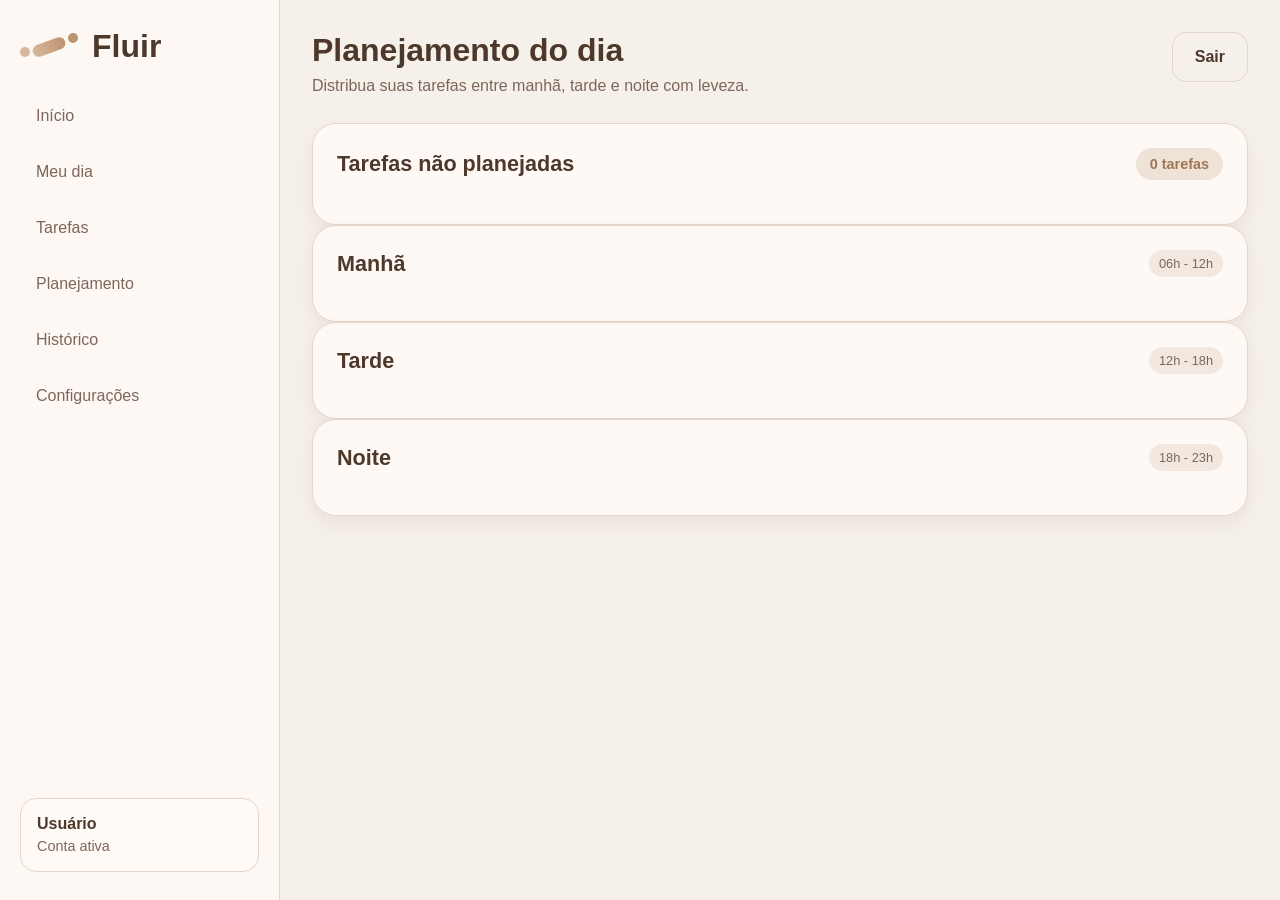
<file: planejamento.html>
<!DOCTYPE html>
<html lang="pt-BR" data-theme="claro">
<head>
  <meta charset="UTF-8" />
  <meta name="viewport" content="width=device-width, initial-scale=1.0" />
  <title>Fluir | Planejamento</title>

<link rel="stylesheet" href="./assets/css/global.css" />
<link rel="stylesheet" href="./assets/css/components.css" />
<link rel="stylesheet" href="./assets/css/dashboard.css" />
<link rel="stylesheet" href="./assets/css/tarefas.css" />
</head>
<body>
  <div class="app-layout">
    <aside class="sidebar">
      <div class="sidebar-brand">
        <div class="brand-icon">
          <span class="dot dot-left"></span>
          <span class="curve"></span>
          <span class="dot dot-right"></span>
        </div>
        <h1>Fluir</h1>
      </div>

      <nav class="sidebar-nav">
        <a href="dashboard.html" class="nav-item">Início</a>
<a href="meu-dia.html" class="nav-item">Meu dia</a>
<a href="tarefas.html" class="nav-item">Tarefas</a>
<a href="planejamento.html" class="nav-item">Planejamento</a>
<a href="historico.html" class="nav-item">Histórico</a>
<a href="configuracoes.html" class="nav-item">Configurações</a>
      </nav>

      <div class="sidebar-user">
        <div>
          <strong id="sidebarUserName">Usuário</strong>
          <span>Conta ativa</span>
        </div>
      </div>
    </aside>

    <main class="main-content">
      <header class="topbar">
        <div>
          <h2>Planejamento do dia</h2>
          <p>Distribua suas tarefas entre manhã, tarde e noite com leveza.</p>
        </div>

        <button id="logoutBtn" class="btn-outline">Sair</button>
      </header>

      <section class="planning-page">
        <div class="card">
          <div class="card-header">
            <h3>Tarefas não planejadas</h3>
            <span id="unplannedCounter" class="badge badge-energy">0 tarefas</span>
          </div>

          <div id="unplannedTasks" class="unplanned-list"></div>
        </div>

        <div class="planning-grid">
          <div class="card period-card">
            <div class="card-header">
              <h3>Manhã</h3>
              <span class="task-tag">06h - 12h</span>
            </div>
            <div id="manhaList" class="period-list"></div>
          </div>

          <div class="card period-card">
            <div class="card-header">
              <h3>Tarde</h3>
              <span class="task-tag">12h - 18h</span>
            </div>
            <div id="tardeList" class="period-list"></div>
          </div>

          <div class="card period-card">
            <div class="card-header">
              <h3>Noite</h3>
              <span class="task-tag">18h - 23h</span>
            </div>
            <div id="noiteList" class="period-list"></div>
          </div>
        </div>
      </section>
    </main>
  </div>

<script src="./assets/js/core/storage.js"></script>
<script src="./assets/js/core/session.js"></script>
<script src="./assets/js/core/auth-guard.js"></script>
<script src="./assets/js/core/theme.js"></script>
<script src="./assets/js/core/utils.js"></script>

<script src="./assets/js/services/user.service.js"></script>
<script src="./assets/js/services/task.service.js"></script>
<script src="./assets/js/services/preferences.service.js"></script>

<script src="./assets/js/ui/toast.js"></script>
<script src="./assets/js/app-init.js"></script>
<script src="./assets/js/pages/tarefas.js"></script>
</body>
</html>
</file>
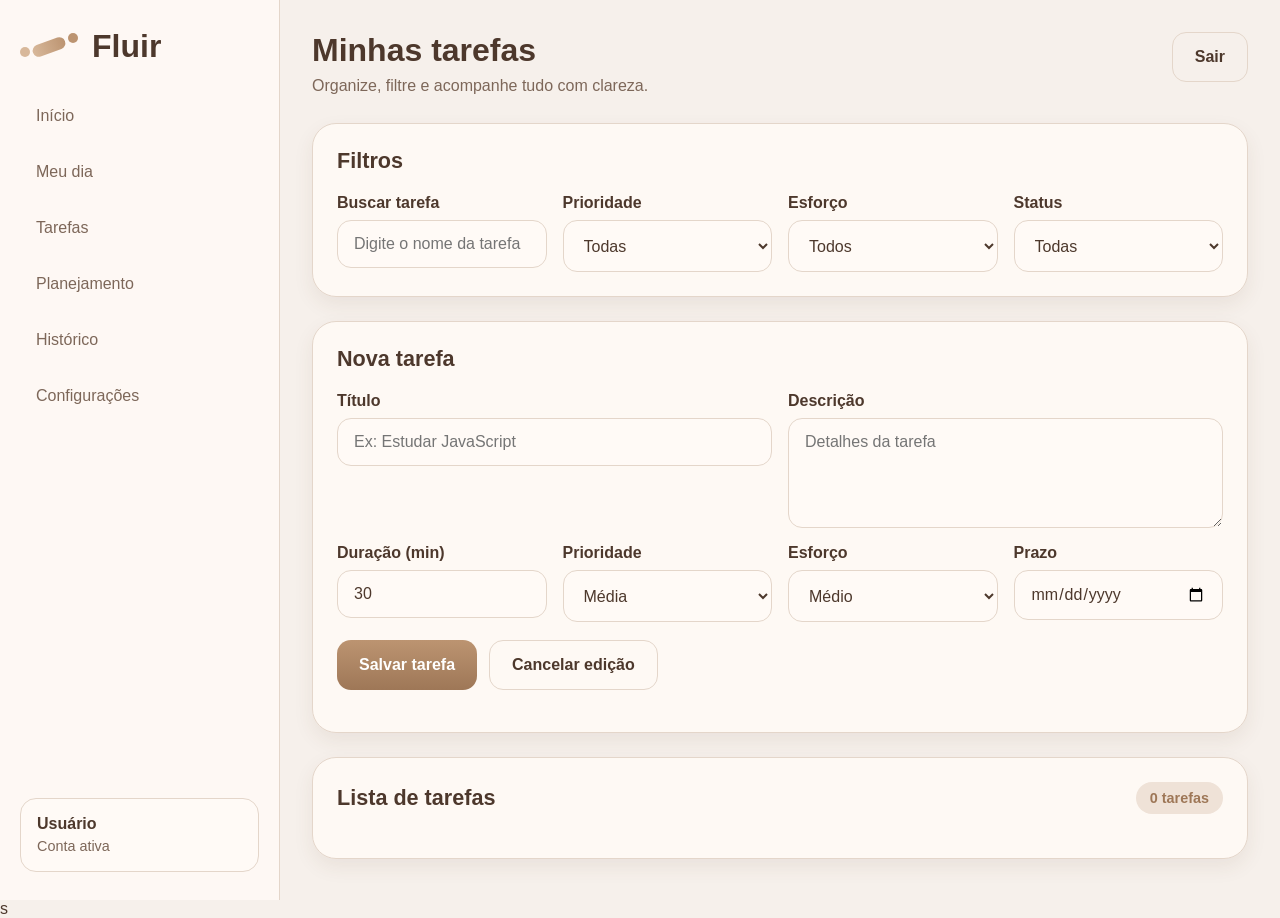
<file: tarefas.html>
<!DOCTYPE html>
<html lang="pt-BR" data-theme="claro">
<head>
  <meta charset="UTF-8" />
  <meta name="viewport" content="width=device-width, initial-scale=1.0" />
  <title>Fluir | Tarefas</title>

  <link rel="stylesheet" href="./assets/css/global.css" />
<link rel="stylesheet" href="./assets/css/components.css" />
<link rel="stylesheet" href="./assets/css/dashboard.css" />
<link rel="stylesheet" href="./assets/css/tarefas.css" />
</head>
<body>
  <div class="app-layout">
    <aside class="sidebar">
      <div class="sidebar-brand">
        <div class="brand-icon">
          <span class="dot dot-left"></span>
          <span class="curve"></span>
          <span class="dot dot-right"></span>
        </div>
        <h1>Fluir</h1>
      </div>

      <nav class="sidebar-nav">
       <a href="dashboard.html" class="nav-item">Início</a>
<a href="meu-dia.html" class="nav-item">Meu dia</a>
<a href="tarefas.html" class="nav-item">Tarefas</a>
<a href="planejamento.html" class="nav-item">Planejamento</a>
<a href="historico.html" class="nav-item">Histórico</a>
<a href="configuracoes.html" class="nav-item">Configurações</a>
      </nav>

      <div class="sidebar-user">
        <div>
          <strong id="sidebarUserName">Usuário</strong>
          <span>Conta ativa</span>
        </div>
      </div>
    </aside>

    <main class="main-content">
      <header class="topbar">
        <div>
          <h2>Minhas tarefas</h2>
          <p>Organize, filtre e acompanhe tudo com clareza.</p>
        </div>

        <button id="logoutBtn" class="btn-outline">Sair</button>
      </header>

      <section class="tasks-page">
        <div class="card">
          <div class="card-header">
            <h3>Filtros</h3>
          </div>

          <div class="filters-grid">
            <div class="field-block">
              <label for="searchTask">Buscar tarefa</label>
              <input type="text" id="searchTask" placeholder="Digite o nome da tarefa" />
            </div>

            <div class="field-block">
              <label for="filterPriority">Prioridade</label>
              <select id="filterPriority">
                <option value="todas">Todas</option>
                <option value="baixa">Baixa</option>
                <option value="media">Média</option>
                <option value="alta">Alta</option>
              </select>
            </div>

            <div class="field-block">
              <label for="filterEffort">Esforço</label>
              <select id="filterEffort">
                <option value="todos">Todos</option>
                <option value="baixo">Baixo</option>
                <option value="medio">Médio</option>
                <option value="alto">Alto</option>
              </select>
            </div>

            <div class="field-block">
              <label for="filterStatus">Status</label>
              <select id="filterStatus">
                <option value="todas">Todas</option>
                <option value="pendentes">Pendentes</option>
                <option value="concluidas">Concluídas</option>
              </select>
            </div>
          </div>
        </div>

        <div class="card">
          <div class="card-header">
            <h3>Nova tarefa</h3>
          </div>

          <form id="taskForm" class="task-form">
            <div class="form-grid">
              <div class="field-block field-span-2">
                <label for="taskTitle">Título</label>
                <input type="text" id="taskTitle" required placeholder="Ex: Estudar JavaScript" />
              </div>

              <div class="field-block field-span-2">
                <label for="taskDescription">Descrição</label>
                <textarea id="taskDescription" rows="4" placeholder="Detalhes da tarefa"></textarea>
              </div>

              <div class="field-block">
                <label for="taskDuration">Duração (min)</label>
                <input type="number" id="taskDuration" min="5" value="30" required />
              </div>

              <div class="field-block">
                <label for="taskPriority">Prioridade</label>
                <select id="taskPriority" required>
                  <option value="baixa">Baixa</option>
                  <option value="media" selected>Média</option>
                  <option value="alta">Alta</option>
                </select>
              </div>

              <div class="field-block">
                <label for="taskEffort">Esforço</label>
                <select id="taskEffort" required>
                  <option value="baixo">Baixo</option>
                  <option value="medio" selected>Médio</option>
                  <option value="alto">Alto</option>
                </select>
              </div>

              <div class="field-block">
                <label for="taskDeadline">Prazo</label>
                <input type="date" id="taskDeadline" />
              </div>
            </div>

            <div class="form-actions">
              <button type="submit" class="btn-primary" id="saveTaskBtn">Salvar tarefa</button>
              <button type="button" class="btn-outline" id="cancelEditBtn">Cancelar edição</button>
            </div>

            <p id="taskFormMessage" class="form-message"></p>
          </form>
        </div>

        <div class="card">
          <div class="card-header">
            <h3>Lista de tarefas</h3>
            <span id="taskCounter" class="badge badge-energy">0 tarefas</span>
          </div>

          <div id="tasksContainer" class="task-list task-list-page"></div>
        </div>
      </section>
    </main>
  </div>

  <script src="./assets/js/core/storage.js"></script>
<script src="./assets/js/core/session.js"></script>
<script src="./assets/js/core/auth-guard.js"></script>
<script src="./assets/js/core/theme.js"></script>
<script src="./assets/js/core/utils.js"></script>

<script src="./assets/js/services/user.service.js"></script>
<script src="./assets/js/services/task.service.js"></script>
<script src="./assets/js/services/preferences.service.js"></script>

<script src="./assets/js/ui/toast.js"></script>
<script src="./assets/js/app-init.js"></script>
<script src="./assets/js/pages/tarefas.js"></script>
</body>
</html>s
</file>
<file: css/style.css>
/* ========================================
   VARIÁVEIS GLOBAIS
   Cores, sombras, bordas e transições
======================================== */
:root {
  --bg: #f7f1ed;
  --bg-soft: #f3ebe6;
  --surface: rgba(255, 250, 247, 0.78);
  --surface-strong: #fffaf7;
  --border: #e8dad0;
  --border-strong: #dcc8bc;
  --text: #6e564a;
  --text-soft: #8f7769;
  --title: #694d42;
  --primary: #c89c7d;
  --primary-hover: #bb8c6a;
  --primary-deep: #ae7e5d;
  --shadow-lg: 0 30px 80px rgba(110, 86, 74, 0.10);
  --shadow-md: 0 14px 34px rgba(110, 86, 74, 0.08);
  --focus: 0 0 0 4px rgba(200, 156, 125, 0.16);
  --radius-xl: 28px;
  --radius-lg: 18px;
  --radius-md: 14px;
  --transition: 220ms ease;
}

/* ========================================
   RESET BÁSICO
======================================== */
* {
  margin: 0;
  padding: 0;
  box-sizing: border-box;
}

html {
  font-size: 16px;
}

body {
  min-height: 100vh;
  font-family: "Inter", sans-serif;
  color: var(--text);
  background:
    radial-gradient(circle at top left, rgba(222, 201, 186, 0.30), transparent 28%),
    radial-gradient(circle at bottom right, rgba(226, 207, 194, 0.22), transparent 30%),
    linear-gradient(180deg, #f8f3f0 0%, #f5eeea 100%);
}

button,
input {
  font: inherit;
}

button {
  cursor: pointer;
}

a {
  color: inherit;
  text-decoration: none;
}

/* ========================================
   ESTRUTURA PRINCIPAL DA TELA DE ACESSO
======================================== */
.auth-page {
  min-height: 100vh;
  display: grid;
  place-items: center;
  padding: 32px;
  position: relative;
  overflow: hidden;
}

.auth-shell {
  width: 100%;
  max-width: 1400px;
  position: relative;
  z-index: 2;
}

/* ========================================
   TOPO / MARCA / TEXTO DE APRESENTAÇÃO
======================================== */
.brand-header {
  text-align: center;
  margin-bottom: 34px;
}

.brand {
  display: inline-flex;
  align-items: center;
  gap: 16px;
  margin-bottom: 18px;
}

/* Ícone visual da marca */
.brand-mark {
  position: relative;
  width: 78px;
  height: 58px;
}

.brand-sun {
  position: absolute;
  top: 0;
  left: 11px;
  width: 56px;
  height: 30px;
  border-radius: 56px 56px 0 0;
  background: linear-gradient(180deg, #d0a789 0%, #b98f72 100%);
}

.brand-wave {
  position: absolute;
  left: 3px;
  border-bottom: 6px solid var(--title);
  border-radius: 50%;
  background: transparent;
}

.brand-wave-1 {
  top: 22px;
  width: 72px;
  height: 16px;
}

.brand-wave-2 {
  top: 33px;
  left: 8px;
  width: 60px;
  height: 12px;
  border-bottom-width: 5px;
  opacity: 0.95;
}

/* Nome da marca */
.brand-text h1 {
  font-family: "Cormorant Garamond", serif;
  font-size: 4.7rem;
  line-height: 1;
  font-weight: 600;
  letter-spacing: 0.2px;
  color: var(--title);
}

/* Título e subtítulo do hero */
.hero-copy h2 {
  font-family: "Cormorant Garamond", serif;
  font-size: 3.75rem;
  line-height: 1.06;
  font-weight: 600;
  color: var(--title);
  margin-bottom: 10px;
}

.hero-copy p {
  font-size: 1.18rem;
  color: var(--text-soft);
}

/* ========================================
   ÁREA CENTRAL: ILUSTRAÇÕES + CARD
======================================== */
.auth-stage {
  position: relative;
  display: grid;
  grid-template-columns: 1fr minmax(520px, 620px) 1fr;
  align-items: center;
  gap: 24px;
  min-height: 470px;
  margin-top: 8px;
}

/* ========================================
   CARD PRINCIPAL DE LOGIN/CADASTRO
======================================== */
.auth-card {
  position: relative;
  z-index: 4;
  background: var(--surface);
  backdrop-filter: blur(18px);
  -webkit-backdrop-filter: blur(18px);
  border: 1px solid rgba(232, 218, 208, 0.95);
  border-radius: var(--radius-xl);
  box-shadow: var(--shadow-lg);
  overflow: hidden;
}

.card-top {
  padding: 24px 24px 0;
}

/* Botões Entrar / Criar conta */
.segment-control {
  display: flex;
  background: #f6ede8;
  border: 1px solid rgba(220, 200, 188, 0.55);
  padding: 6px;
  border-radius: 16px;
  gap: 8px;
}

.segment-btn {
  flex: 1;
  border: none;
  background: transparent;
  color: var(--text-soft);
  font-weight: 600;
  border-radius: 12px;
  padding: 12px 16px;
  transition: var(--transition);
}

.segment-btn.active {
  background: #fffaf7;
  color: var(--title);
  box-shadow: 0 8px 20px rgba(110, 86, 74, 0.08);
}

.form-area {
  padding: 22px 24px 26px;
}

/* Formulários */
.auth-form {
  display: none;
  animation: fadeUp 240ms ease;
}

.auth-form.active {
  display: block;
}

/* Cabeçalho interno do formulário */
.form-header {
  margin-bottom: 22px;
}

.form-header h3 {
  font-size: 1.55rem;
  color: var(--title);
  margin-bottom: 6px;
}

.form-header p {
  color: var(--text-soft);
  font-size: 0.98rem;
}

/* ========================================
   CAMPOS DE FORMULÁRIO
======================================== */
.field {
  margin-bottom: 16px;
}

.field label {
  display: block;
  margin-bottom: 8px;
  font-size: 0.96rem;
  font-weight: 600;
  color: var(--text);
}

.input-wrap {
  position: relative;
  display: flex;
  align-items: center;
}

.input-wrap i {
  position: absolute;
  left: 16px;
  font-size: 1rem;
  color: #a18372;
  pointer-events: none;
}

.input-wrap input {
  width: 100%;
  height: 56px;
  border-radius: var(--radius-md);
  border: 1px solid var(--border-strong);
  background: rgba(255, 255, 255, 0.86);
  outline: none;
  padding: 0 16px 0 46px;
  color: var(--title);
  transition: var(--transition);
}

.input-wrap input::placeholder {
  color: #ad9385;
}

.input-wrap input:focus {
  border-color: var(--primary);
  box-shadow: var(--focus);
}

/* Campo com botão de mostrar senha */
.password-wrap input {
  padding-right: 52px;
}

.password-toggle {
  position: absolute;
  right: 12px;
  width: 36px;
  height: 36px;
  border: none;
  background: transparent;
  color: #8f6f5d;
  border-radius: 10px;
  display: flex;
  align-items: center;
  justify-content: center;
  z-index: 3;
}

.password-toggle i {
  font-size: 1.05rem;
  color: #8f6f5d;
}

.password-toggle:hover {
  background: rgba(200, 156, 125, 0.10);
  color: #6b5145;
}

/* ========================================
   CHECKBOX / LINKS / BOTÕES
======================================== */
.form-row {
  display: flex;
  align-items: center;
  justify-content: space-between;
  gap: 16px;
  margin: 6px 0 18px;
}

.check-control {
  display: inline-flex;
  align-items: flex-start;
  gap: 10px;
  color: var(--text-soft);
  font-size: 0.95rem;
  line-height: 1.45;
}

.check-control input {
  accent-color: var(--primary);
  width: 17px;
  height: 17px;
  margin-top: 2px;
}

.terms-control {
  margin: 4px 0 18px;
}

.inline-link,
.text-btn {
  color: #986f5b;
  background: none;
  border: none;
  font-weight: 600;
  transition: var(--transition);
}

.inline-link:hover,
.text-btn:hover {
  color: var(--title);
}

.primary-btn {
  width: 100%;
  height: 56px;
  border: none;
  border-radius: 14px;
  color: #fff;
  font-weight: 700;
  font-size: 1rem;
  background: linear-gradient(180deg, #cca181 0%, #bc8d6c 100%);
  box-shadow: 0 16px 28px rgba(188, 141, 108, 0.22);
  transition: var(--transition);
}

.primary-btn:hover {
  transform: translateY(-1px);
  background: linear-gradient(180deg, #c49776 0%, #b78462 100%);
}

.primary-btn:active {
  transform: translateY(0);
}

.switch-text {
  margin-top: 18px;
  text-align: center;
  color: var(--text-soft);
  font-size: 0.95rem;
}

/* ========================================
   MENSAGEM DE ERRO / SUCESSO
======================================== */
.form-message {
  min-height: 24px;
  margin-top: 16px;
  padding: 12px 14px;
  border-radius: 12px;
  font-size: 0.95rem;
  display: none;
}

.form-message.show {
  display: block;
}

.form-message.success {
  background: rgba(177, 213, 186, 0.22);
  color: #51735a;
  border: 1px solid rgba(131, 173, 141, 0.28);
}

.form-message.error {
  background: rgba(226, 182, 182, 0.18);
  color: #915d5d;
  border: 1px solid rgba(208, 147, 147, 0.26);
}

/* ========================================
   RODAPÉ
======================================== */
.auth-footer {
  display: flex;
  justify-content: center;
  align-items: center;
  gap: 18px;
  padding-top: 18px;
  margin-top: 14px;
  border-top: 1px solid rgba(194, 171, 157, 0.18);
  color: var(--text-soft);
}

.auth-footer a:hover {
  color: var(--title);
}

.divider {
  width: 1px;
  height: 18px;
  background: rgba(170, 146, 131, 0.36);
}

/* ========================================
   ILUSTRAÇÕES DECORATIVAS LATERAIS
======================================== */
.auth-visual {
  position: relative;
  min-height: 320px;
  pointer-events: none;
}

.desk-scene {
  position: absolute;
  left: 20px;
  bottom: 40px;
  width: 320px;
  height: 300px;
}

/* Folhas decorativas */
.visual-leaf {
  position: absolute;
  opacity: 0.20;
  filter: blur(0.2px);
}

.visual-leaf::before,
.visual-leaf::after {
  content: "";
  position: absolute;
  background: linear-gradient(180deg, #eadacf 0%, #d9c2b4 100%);
  border-radius: 60% 0 60% 0;
}

.visual-leaf-1 {
  left: 42px;
  top: 54px;
  width: 120px;
  height: 140px;
}

.visual-leaf-1::before {
  width: 58px;
  height: 100px;
  left: 14px;
  top: 8px;
  transform: rotate(-18deg);
}

.visual-leaf-1::after {
  width: 46px;
  height: 80px;
  left: 60px;
  top: 34px;
  transform: rotate(18deg);
}

.visual-leaf-2 {
  left: 250px;
  bottom: 92px;
  width: 80px;
  height: 96px;
}

.visual-leaf-2::before {
  width: 34px;
  height: 62px;
  left: 10px;
  top: 8px;
  transform: rotate(-18deg);
}

.visual-leaf-2::after {
  width: 28px;
  height: 50px;
  left: 40px;
  top: 26px;
  transform: rotate(16deg);
}

/* Plantinha */
.plant {
  position: absolute;
  left: 0;
  bottom: 12px;
  width: 78px;
  height: 118px;
}

.plant-leaf {
  position: absolute;
  background: linear-gradient(180deg, #ddd0c5 0%, #c7ae9c 100%);
  border-radius: 60% 0 60% 0;
}

.leaf-a {
  width: 28px;
  height: 54px;
  left: 12px;
  top: 18px;
  transform: rotate(-18deg);
}

.leaf-b {
  width: 30px;
  height: 60px;
  left: 24px;
  top: 0;
  transform: rotate(8deg);
}

.leaf-c {
  width: 26px;
  height: 48px;
  left: 38px;
  top: 28px;
  transform: rotate(24deg);
}

.plant-pot {
  position: absolute;
  left: 8px;
  bottom: 0;
  width: 56px;
  height: 60px;
  border-radius: 0 0 16px 16px;
  background: linear-gradient(180deg, #fffaf7 0%, #e9d7ca 100%);
  box-shadow: 0 10px 18px rgba(110, 86, 74, 0.08);
}

/* Calendário */
.calendar-card {
  position: absolute;
  left: 72px;
  bottom: 36px;
  width: 152px;
  height: 174px;
  border-radius: 22px;
  background: linear-gradient(180deg, #fffaf8 0%, #f0e2d7 100%);
  border: 1px solid rgba(220, 200, 188, 0.74);
  box-shadow: 0 20px 36px rgba(110, 86, 74, 0.10);
  transform: rotate(-4deg);
}

.calendar-rings {
  display: flex;
  justify-content: space-evenly;
  padding-top: 8px;
}

.calendar-rings span {
  width: 10px;
  height: 18px;
  border: 2px solid #bca08e;
  border-bottom: none;
  border-radius: 8px 8px 0 0;
}

.calendar-top-line {
  width: calc(100% - 28px);
  height: 4px;
  border-radius: 999px;
  background: #e2cfc0;
  margin: 12px auto 18px;
}

.calendar-grid {
  display: grid;
  grid-template-columns: repeat(4, 1fr);
  gap: 12px 8px;
  padding: 0 20px;
}

.calendar-grid span {
  width: 16px;
  height: 10px;
  border-radius: 999px;
  background: #e8d8cd;
}

.calendar-grid .active {
  background: #c99d7e;
}

/* Relógio */
.clock {
  position: absolute;
  left: 56px;
  bottom: 0;
  width: 98px;
  height: 98px;
  padding: 10px;
  border-radius: 50%;
  background: linear-gradient(180deg, #d8b79f 0%, #c79e82 100%);
  box-shadow: 0 16px 26px rgba(110, 86, 74, 0.10);
}

.clock-face {
  position: relative;
  width: 100%;
  height: 100%;
  border-radius: 50%;
  background: #fffaf7;
}

.clock-dot {
  position: absolute;
  left: 50%;
  top: 50%;
  width: 8px;
  height: 8px;
  background: #a7816c;
  border-radius: 50%;
  transform: translate(-50%, -50%);
}

.clock-hand {
  position: absolute;
  left: 50%;
  top: 50%;
  background: #9f7861;
  transform-origin: bottom center;
  border-radius: 999px;
}

.clock-hand.hour {
  width: 4px;
  height: 18px;
  transform: translate(-50%, -100%) rotate(35deg);
}

.clock-hand.minute {
  width: 3px;
  height: 28px;
  transform: translate(-50%, -100%) rotate(158deg);
}

/* Lado direito: xícara e caderno */
.auth-visual-right {
  min-height: 420px;
}

.cup-area {
  position: absolute;
  right: 48px;
  bottom: 58px;
  width: 120px;
  height: 100px;
}

.cup {
  position: absolute;
  right: 10px;
  bottom: 16px;
  width: 88px;
  height: 54px;
  border-radius: 0 0 28px 28px;
  background: linear-gradient(180deg, #fffaf8 0%, #ecd7c9 100%);
  box-shadow: 0 14px 24px rgba(110, 86, 74, 0.08);
}

.cup::before {
  content: "";
  position: absolute;
  right: -16px;
  top: 12px;
  width: 24px;
  height: 20px;
  border: 4px solid #e6cfbf;
  border-left: none;
  border-radius: 0 18px 18px 0;
}

.cup-shadow {
  position: absolute;
  left: 0;
  right: 0;
  bottom: 6px;
  margin: auto;
  width: 110px;
  height: 12px;
  border-radius: 50%;
  background: rgba(216, 191, 173, 0.34);
}

.steam {
  position: absolute;
  border: 2px solid rgba(212, 186, 169, 0.48);
  border-color: rgba(212, 186, 169, 0.48) transparent transparent transparent;
  border-radius: 50%;
}

.steam-1 {
  right: 90px;
  bottom: 132px;
  width: 24px;
  height: 52px;
  transform: rotate(-10deg);
}

.steam-2 {
  right: 66px;
  bottom: 140px;
  width: 36px;
  height: 66px;
  transform: rotate(10deg);
}

.steam-3 {
  right: 42px;
  bottom: 132px;
  width: 24px;
  height: 50px;
  transform: rotate(-8deg);
}

.notepad {
  position: absolute;
  right: 136px;
  bottom: 0;
  width: 118px;
  height: 88px;
  padding: 16px;
  border-radius: 14px;
  background: linear-gradient(180deg, #fffaf7 0%, #f1e2d6 100%);
  transform: rotate(14deg);
  box-shadow: 0 16px 28px rgba(110, 86, 74, 0.10);
}

.notepad-lines span {
  display: block;
  height: 6px;
  border-radius: 999px;
  background: #ead9cc;
  margin-bottom: 10px;
  position: relative;
  padding-left: 16px;
}

.notepad-lines span::before {
  content: "✓";
  position: absolute;
  left: -2px;
  top: -4px;
  color: #c49a7b;
  font-size: 0.86rem;
}

/* ========================================
   ORBS DECORATIVOS DO FUNDO
======================================== */
.bg-orb {
  position: absolute;
  border-radius: 50%;
  z-index: 0;
  filter: blur(10px);
}

.bg-orb-1 {
  width: 420px;
  height: 420px;
  left: -90px;
  top: -80px;
  background: radial-gradient(circle, rgba(227, 207, 193, 0.34) 0%, transparent 68%);
}

.bg-orb-2 {
  width: 380px;
  height: 380px;
  right: -70px;
  bottom: -60px;
  background: radial-gradient(circle, rgba(224, 202, 187, 0.28) 0%, transparent 68%);
}

.bg-orb-3 {
  width: 260px;
  height: 260px;
  left: 50%;
  top: 20%;
  transform: translateX(-50%);
  background: radial-gradient(circle, rgba(236, 223, 215, 0.34) 0%, transparent 70%);
}

/* ========================================
   ANIMAÇÃO
======================================== */
@keyframes fadeUp {
  from {
    opacity: 0;
    transform: translateY(8px);
  }
  to {
    opacity: 1;
    transform: translateY(0);
  }
}

/* ========================================
   RESPONSIVIDADE
======================================== */
@media (max-width: 1200px) {
  .auth-stage {
    grid-template-columns: 0.9fr minmax(500px, 580px) 0.9fr;
  }

  .brand-text h1 {
    font-size: 4rem;
  }

  .hero-copy h2 {
    font-size: 3.1rem;
  }
}

@media (max-width: 980px) {
  .auth-page {
    padding: 20px;
  }

  .auth-stage {
    grid-template-columns: 1fr;
    min-height: auto;
  }

  .auth-visual {
    display: none;
  }

  .auth-card {
    max-width: 680px;
    width: 100%;
    margin: 0 auto;
  }

  .brand-text h1 {
    font-size: 3.5rem;
  }

  .hero-copy h2 {
    font-size: 2.8rem;
  }
}

@media (max-width: 640px) {
  .brand {
    gap: 12px;
  }

  .brand-mark {
    transform: scale(0.9);
  }

  .brand-text h1 {
    font-size: 3rem;
  }

  .hero-copy h2 {
    font-size: 2.3rem;
  }

  .hero-copy p {
    font-size: 1rem;
  }

  .card-top,
  .form-area {
    padding-left: 16px;
    padding-right: 16px;
  }

  .form-row {
    flex-direction: column;
    align-items: flex-start;
  }

  .auth-footer {
    gap: 12px;
    flex-wrap: wrap;
  }
}
</file>
<file: assets/css/global.css>
:root,
html[data-theme="claro"] {
  --bg: #f6f0eb;
  --surface: #fffaf6;
  --surface-2: #f2e8df;
  --border: #e4d6ca;

  --text: #4d382c;
  --text-soft: #7d6759;

  --primary: #bc9471;
  --primary-dark: #9e7757;
  --primary-light: #d8b89a;

  --white: #ffffff;
  --danger: #b96b6b;
  --success: #6f8f68;

  --shadow-sm: 0 8px 20px rgba(93, 62, 39, 0.08);
  --shadow-md: 0 16px 40px rgba(93, 62, 39, 0.12);

  --radius-sm: 12px;
  --radius-md: 20px;
  --radius-lg: 28px;

  --transition: 0.25s ease;
}

html[data-theme="escuro"] {
  --bg: #201814;
  --surface: #2b211c;
  --surface-2: #352922;
  --border: #44342c;

  --text: #f3e9df;
  --text-soft: #ccb8aa;

  --primary: #c69a72;
  --primary-dark: #ac7f59;
  --primary-light: #dfbf9d;

  --white: #ffffff;
  --danger: #d59c96;
  --success: #9fbc93;

  --shadow-sm: 0 8px 20px rgba(0, 0, 0, 0.2);
  --shadow-md: 0 16px 40px rgba(0, 0, 0, 0.28);

  --radius-sm: 12px;
  --radius-md: 20px;
  --radius-lg: 28px;

  --transition: 0.25s ease;
}

html[data-theme="sepia"] {
  --bg: #efe2d3;
  --surface: #fbf3eb;
  --surface-2: #ead9c7;
  --border: #dbc6b1;

  --text: #5a4132;
  --text-soft: #8a6e5b;

  --primary: #b98a62;
  --primary-dark: #966845;
  --primary-light: #ddbc9c;

  --white: #ffffff;
  --danger: #b97972;
  --success: #78936e;

  --shadow-sm: 0 8px 20px rgba(93, 62, 39, 0.08);
  --shadow-md: 0 16px 40px rgba(93, 62, 39, 0.14);

  --radius-sm: 12px;
  --radius-md: 20px;
  --radius-lg: 28px;

  --transition: 0.25s ease;
}

* {
  margin: 0;
  padding: 0;
  box-sizing: border-box;
}

html {
  font-size: 16px;
  scroll-behavior: smooth;
}

body {
  min-height: 100vh;
  background: var(--bg);
  color: var(--text);
  font-family: "Nunito", "Segoe UI", Arial, sans-serif;
  transition: background 0.25s ease, color 0.25s ease;
}

button,
input,
textarea,
select {
  font: inherit;
}

button {
  cursor: pointer;
  border: none;
}

a {
  text-decoration: none;
  color: inherit;
}

img {
  display: block;
  max-width: 100%;
}
</file>
<file: assets/css/components.css>
.toast {
  position: fixed;
  right: 24px;
  bottom: 24px;
  min-width: 240px;
  max-width: 320px;
  padding: 14px 18px;
  border-radius: 14px;
  background: var(--surface);
  border: 1px solid var(--border);
  box-shadow: var(--shadow-md);
  color: var(--text);
  opacity: 0;
  transform: translateY(16px);
  transition: var(--transition);
  z-index: 9999;
}

.toast.show {
  opacity: 1;
  transform: translateY(0);
}

.toast-success {
  border-left: 4px solid var(--success);
}

.toast-error {
  border-left: 4px solid var(--danger);
}

.btn-small-link {
  display: inline-flex;
  align-items: center;
  justify-content: center;
  height: 40px;
  padding: 0 14px;
  border-radius: 12px;
  background: var(--surface-2);
  color: var(--text);
  font-weight: 600;
}
</file>
<file: assets/css/dashboard.css>
.app-layout {
  min-height: 100vh;
  display: grid;
  grid-template-columns: 280px 1fr;
}

.sidebar {
  background: rgba(255, 250, 246, 0.85);
  border-right: 1px solid var(--border);
  padding: 28px 20px;
  display: flex;
  flex-direction: column;
  gap: 28px;
}

.sidebar-brand {
  display: flex;
  align-items: center;
  gap: 14px;
}

.sidebar-brand h1 {
  font-size: 2rem;
  color: var(--text);
}

.brand-icon {
  position: relative;
  width: 58px;
  height: 28px;
}

.brand-icon .dot {
  position: absolute;
  width: 10px;
  height: 10px;
  border-radius: 50%;
  background: var(--primary-light);
}

.brand-icon .dot-left {
  left: 0;
  bottom: 4px;
}

.brand-icon .dot-right {
  right: 0;
  top: 0;
  background: var(--primary);
}

.brand-icon .curve {
  position: absolute;
  left: 12px;
  right: 12px;
  top: 8px;
  height: 12px;
  border-radius: 999px;
  background: linear-gradient(90deg, #d8b89a 0%, #bc9471 100%);
  transform: rotate(-20deg);
}

.sidebar-nav {
  display: flex;
  flex-direction: column;
  gap: 10px;
}

.nav-item {
  padding: 14px 16px;
  border-radius: 14px;
  color: var(--text-soft);
  transition: var(--transition);
}

.nav-item:hover,
.nav-item.active {
  background: var(--surface-2);
  color: var(--text);
  font-weight: 600;
}

.sidebar-user {
  margin-top: auto;
  padding: 16px;
  border-radius: 16px;
  background: var(--surface);
  border: 1px solid var(--border);
}

.sidebar-user strong {
  display: block;
  color: var(--text);
  margin-bottom: 4px;
}

.sidebar-user span {
  color: var(--text-soft);
  font-size: 0.9rem;
}

.main-content {
  padding: 32px;
}

.topbar {
  display: flex;
  justify-content: space-between;
  align-items: flex-start;
  gap: 20px;
  margin-bottom: 28px;
}

.topbar h2 {
  font-size: 2rem;
  margin-bottom: 8px;
}

.topbar p {
  color: var(--text-soft);
}

.dashboard-grid {
  display: grid;
  grid-template-columns: 1.6fr 0.9fr;
  gap: 24px;
}

.main-column,
.side-column {
  display: flex;
  flex-direction: column;
  gap: 24px;
}

.card {
  background: rgba(255, 250, 246, 0.92);
  border: 1px solid var(--border);
  border-radius: 24px;
  padding: 24px;
  box-shadow: var(--shadow-sm);
}

.card-highlight {
  box-shadow: var(--shadow-md);
}

.card-header {
  display: flex;
  align-items: center;
  justify-content: space-between;
  gap: 12px;
  margin-bottom: 20px;
}

.card-header h3 {
  font-size: 1.35rem;
  color: var(--text);
}

.badge {
  display: inline-flex;
  align-items: center;
  justify-content: center;
  padding: 8px 14px;
  border-radius: 999px;
  font-size: 0.9rem;
  font-weight: 700;
}

.badge-energy {
  background: #efe2d7;
  color: var(--primary-dark);
}

.field-row {
  margin-bottom: 20px;
}

.field-block {
  display: flex;
  flex-direction: column;
  gap: 8px;
}

.field-block label {
  font-weight: 600;
  color: var(--text);
}

.field-block select {
  height: 52px;
  border-radius: 14px;
  border: 1px solid var(--border);
  background: var(--surface);
  padding: 0 14px;
  color: var(--text);
}

.suggestion-box {
  padding: 18px;
  background: var(--surface);
  border: 1px solid var(--border);
  border-radius: 18px;
  margin-bottom: 18px;
}

.suggestion-box strong {
  display: block;
  margin-bottom: 8px;
}

.action-row {
  display: flex;
  gap: 12px;
  flex-wrap: wrap;
}

.btn-primary,
.btn-outline,
.btn-small {
  border-radius: 14px;
  transition: var(--transition);
}

.btn-primary {
  height: 50px;
  padding: 0 22px;
  background: linear-gradient(180deg, var(--primary) 0%, var(--primary-dark) 100%);
  color: var(--white);
  font-weight: 700;
}

.btn-outline {
  height: 50px;
  padding: 0 22px;
  background: transparent;
  border: 1px solid var(--border);
  color: var(--text);
  font-weight: 600;
}

.btn-small {
  height: 40px;
  padding: 0 14px;
  background: var(--surface-2);
  color: var(--text);
  font-weight: 600;
}

.best-task h4 {
  font-size: 1.2rem;
  margin-bottom: 8px;
}

.best-task p {
  color: var(--text-soft);
}

.task-list {
  display: flex;
  flex-direction: column;
  gap: 14px;
}

.task-item {
  display: flex;
  align-items: flex-start;
  justify-content: space-between;
  gap: 14px;
  padding: 16px;
  border: 1px solid var(--border);
  border-radius: 18px;
  background: var(--surface);
}

.task-left {
  display: flex;
  gap: 12px;
  align-items: flex-start;
}

.task-left input {
  margin-top: 4px;
  width: 18px;
  height: 18px;
}

.task-info h4 {
  margin-bottom: 6px;
  font-size: 1rem;
}

.task-info p {
  color: var(--text-soft);
  font-size: 0.92rem;
}

.task-tags {
  display: flex;
  gap: 8px;
  flex-wrap: wrap;
}

.task-tag {
  padding: 6px 10px;
  border-radius: 999px;
  font-size: 0.8rem;
  background: var(--surface-2);
  color: var(--text-soft);
}

.energy-options {
  display: grid;
  grid-template-columns: repeat(3, 1fr);
  gap: 12px;
}

.energy-btn {
  height: 54px;
  border-radius: 16px;
  background: var(--surface);
  border: 1px solid var(--border);
  color: var(--text);
  font-weight: 700;
}

.energy-btn.active {
  background: #ecd9c9;
  color: var(--primary-dark);
  border-color: #dcc2ae;
}

.summary-list {
  display: flex;
  flex-direction: column;
  gap: 14px;
  color: var(--text-soft);
}

.summary-list strong {
  color: var(--text);
}

@media (max-width: 1100px) {
  .dashboard-grid {
    grid-template-columns: 1fr;
  }
}

@media (max-width: 820px) {
  .app-layout {
    grid-template-columns: 1fr;
  }

  .sidebar {
    border-right: none;
    border-bottom: 1px solid var(--border);
  }

  .main-content {
    padding: 20px;
  }

  .topbar {
    flex-direction: column;
    align-items: stretch;
  }
}
</file>
<file: assets/css/historico.css>
.history-page {
  display: flex;
  flex-direction: column;
  gap: 24px;
}

.stats-grid {
  display: grid;
  grid-template-columns: repeat(4, 1fr);
  gap: 18px;
}

.stat-card {
  display: flex;
  flex-direction: column;
  gap: 10px;
  min-height: 120px;
  justify-content: center;
}

.stat-label {
  color: var(--text-soft);
  font-size: 0.95rem;
}

.stat-card strong {
  font-size: 2rem;
  color: var(--text);
}

.history-grid {
  display: grid;
  grid-template-columns: 0.95fr 1.25fr;
  gap: 24px;
}

.history-column {
  display: flex;
  flex-direction: column;
  gap: 24px;
}

.summary-stack {
  display: flex;
  flex-direction: column;
  gap: 14px;
}

.summary-item {
  padding: 16px;
  border: 1px solid var(--border);
  border-radius: 18px;
  background: var(--surface);
  display: flex;
  align-items: center;
  justify-content: space-between;
  gap: 12px;
}

.summary-item span {
  color: var(--text-soft);
}

.summary-item strong {
  color: var(--text);
}

.history-list {
  display: flex;
  flex-direction: column;
  gap: 14px;
}

.history-task {
  padding: 16px;
  border: 1px solid var(--border);
  border-radius: 18px;
  background: var(--surface);
  display: flex;
  flex-direction: column;
  gap: 10px;
}

.history-task-top {
  display: flex;
  align-items: flex-start;
  justify-content: space-between;
  gap: 12px;
}

.history-task h4 {
  color: var(--text);
  font-size: 1rem;
}

.history-task p {
  color: var(--text-soft);
  line-height: 1.5;
}

.history-task-meta {
  display: flex;
  flex-wrap: wrap;
  gap: 8px;
}

.empty-history {
  text-align: center;
  padding: 28px 18px;
  border: 1px dashed var(--border);
  border-radius: 18px;
  color: var(--text-soft);
  background: rgba(255, 250, 246, 0.65);
}

@media (max-width: 1100px) {
  .stats-grid {
    grid-template-columns: repeat(2, 1fr);
  }

  .history-grid {
    grid-template-columns: 1fr;
  }
}

@media (max-width: 700px) {
  .stats-grid {
    grid-template-columns: 1fr;
  }
}
</file>
<file: css/home.css>
/* ========================================
   VARIÁVEIS GLOBAIS - HOME
   Cores, sombras, bordas e medidas usadas
   na tela inicial do Fluir.
======================================== */
:root {
  --bg: #f6f0eb;
  --bg-secondary: #f3ebe5;
  --surface: rgba(255, 250, 247, 0.78);
  --surface-strong: rgba(255, 250, 247, 0.95);
  --surface-soft: #fcf8f5;
  --border: #eadbd0;
  --border-strong: #dcc8bb;
  --text: #70584b;
  --text-soft: #947a6c;
  --title: #6a4d42;
  --primary: #c79b7c;
  --primary-hover: #b98866;
  --shadow-sm: 0 8px 18px rgba(110, 86, 74, 0.05);
  --shadow-md: 0 18px 34px rgba(110, 86, 74, 0.08);
  --shadow-lg: 0 26px 60px rgba(110, 86, 74, 0.11);
  --radius-sm: 14px;
  --radius-md: 20px;
  --radius-lg: 28px;
}

/* ========================================
   RESET BÁSICO
======================================== */
* {
  margin: 0;
  padding: 0;
  box-sizing: border-box;
}

/* ========================================
   ALTURA TOTAL DA PÁGINA
   Garante que o layout use 100% da altura
   e que a sidebar possa ficar fixa.
======================================== */
html,
body {
  height: 100%;
}

/* ========================================
   BODY
   Fundo principal e trava o scroll do body,
   deixando apenas o conteúdo principal rolar.
======================================== */
body {
  height: 100vh;
  overflow: hidden;
  font-family: "Inter", sans-serif;
  background:
    radial-gradient(circle at top left, rgba(226, 204, 190, 0.32), transparent 28%),
    radial-gradient(circle at bottom right, rgba(220, 198, 184, 0.24), transparent 30%),
    linear-gradient(180deg, #f9f4f1 0%, #f4ece7 100%);
  color: var(--text);
}

/* ========================================
   PADRÃO DE FONTES PARA FORMULÁRIOS
======================================== */
button,
input,
select {
  font: inherit;
}

button {
  border: none;
  cursor: pointer;
}

/* ========================================
   LAYOUT PRINCIPAL
   Divide a tela entre sidebar e conteúdo.
======================================== */
.app-layout {
  display: grid;
  grid-template-columns: 280px 1fr;
  height: 100vh;
  overflow: hidden;
}

/* ========================================
   SIDEBAR
   Barra lateral fixa, parada na esquerda.
======================================== */
.sidebar {
  background: rgba(255, 250, 247, 0.7);
  backdrop-filter: blur(18px);
  -webkit-backdrop-filter: blur(18px);
  border-right: 1px solid rgba(220, 200, 188, 0.65);
  padding: 26px 18px;
  display: flex;
  flex-direction: column;
  justify-content: space-between;
  height: 100vh;
  overflow: hidden;
  position: sticky;
  top: 0;
}

/* ========================================
   MARCA / LOGO DA SIDEBAR
======================================== */
.sidebar-brand {
  display: flex;
  align-items: center;
  gap: 14px;
  margin-bottom: 28px;
  padding: 4px 8px 0;
}

.sidebar-brand h1 {
  font-family: "Cormorant Garamond", serif;
  font-size: 3.3rem;
  line-height: 1;
  color: var(--title);
  font-weight: 600;
}

/* ========================================
   SÍMBOLO VISUAL DA MARCA
======================================== */
.brand-mark {
  position: relative;
  width: 62px;
  height: 46px;
  flex-shrink: 0;
}

.brand-sun {
  position: absolute;
  top: 2px;
  left: 8px;
  width: 46px;
  height: 22px;
  border-radius: 46px 46px 0 0;
  background: linear-gradient(180deg, #d2a989 0%, #bb9073 100%);
}

.brand-wave {
  position: absolute;
  border-bottom: 5px solid var(--title);
  border-radius: 50%;
}

.brand-wave-1 {
  top: 18px;
  left: 2px;
  width: 58px;
  height: 12px;
}

.brand-wave-2 {
  top: 27px;
  left: 7px;
  width: 48px;
  height: 10px;
  border-bottom-width: 4px;
}

/* ========================================
   NAVEGAÇÃO DA SIDEBAR
======================================== */
.sidebar-nav {
  display: flex;
  flex-direction: column;
  gap: 8px;
  flex: 1;
}

.nav-item {
  display: flex;
  align-items: center;
  gap: 12px;
  padding: 15px 14px;
  border-radius: 16px;
  color: var(--text-soft);
  text-decoration: none;
  transition: 0.22s ease;
  font-weight: 500;
}

.nav-item i {
  font-size: 1rem;
  width: 18px;
}

.nav-item:hover {
  background: rgba(245, 236, 231, 0.7);
  color: var(--title);
}

.nav-item.active {
  background: linear-gradient(180deg, #f4ebe6 0%, #efe4dc 100%);
  color: var(--title);
  box-shadow: inset 0 1px 0 rgba(255,255,255,0.5);
}

/* ========================================
   BLOCO DE PERFIL NO RODAPÉ DA SIDEBAR
======================================== */
.sidebar-profile {
  display: flex;
  align-items: flex-start;
  gap: 12px;
  padding: 16px;
  border-radius: 22px;
  background: rgba(255, 255, 255, 0.6);
  border: 1px solid var(--border);
  box-shadow: var(--shadow-sm);
}

.profile-mini-details {
  display: flex;
  flex-direction: column;
  gap: 4px;
  margin-top: 8px;
}

.profile-mini-details span {
  color: var(--text-soft);
  font-size: 0.82rem;
  line-height: 1.4;
}

.profile-soft-text {
  margin-top: 10px;
  color: var(--title);
  font-size: 0.82rem;
  line-height: 1.55;
  padding: 8px 10px;
  border-radius: 12px;
  background: rgba(255, 255, 255, 0.5);
}

.profile-avatar {
  width: 58px;
  height: 58px;
  border-radius: 50%;
  overflow: hidden;
  background: linear-gradient(180deg, #f2e4d9 0%, #ead7ca 100%);
  display: flex;
  align-items: center;
  justify-content: center;
  color: var(--title);
  flex-shrink: 0;
  position: relative;
}

/* ========================================
   AVATAR EM CAMADAS NA HOME
======================================== */
.avatar-stack {
  position: relative;
  width: 100%;
  height: 100%;
}

.avatar-stack img {
  position: absolute;
  inset: 0;
  width: 100%;
  height: 100%;
  object-fit: contain;
  pointer-events: none;
}

.small-avatar {
  width: 100%;
  height: 100%;
}

.profile-info {
  display: flex;
  flex-direction: column;
}

.profile-info strong {
  color: var(--title);
  font-size: 1.05rem;
}

.profile-info span {
  color: var(--text-soft);
  font-size: 0.92rem;
}

/* ========================================
   CONTEÚDO PRINCIPAL
   Área da direita que realmente rola.
======================================== */
.main-content {
  padding: 28px 28px 34px;
  height: 100vh;
  overflow-y: auto;
  overflow-x: hidden;
}

/* ========================================
   SCROLLBAR CUSTOMIZADA DO CONTEÚDO
======================================== */
.main-content::-webkit-scrollbar {
  width: 10px;
}

.main-content::-webkit-scrollbar-thumb {
  background: #ddc7b8;
  border-radius: 999px;
}

.main-content::-webkit-scrollbar-track {
  background: transparent;
}

/* ========================================
   TOPBAR
   Cabeçalho superior da home.
======================================== */
.topbar {
  display: flex;
  justify-content: space-between;
  align-items: flex-start;
  gap: 18px;
  margin-bottom: 24px;
}

.eyebrow {
  color: var(--text-soft);
  font-size: 0.95rem;
  margin-bottom: 8px;
}

.topbar h2 {
  font-family: "Cormorant Garamond", serif;
  font-size: 3.45rem;
  line-height: 1;
  color: var(--title);
  font-weight: 600;
}

.topbar-actions {
  display: flex;
  align-items: center;
  gap: 12px;
}

/* ========================================
   BOTÕES PRINCIPAIS DA TOPBAR
======================================== */
.ghost-btn,
.primary-btn {
  height: 50px;
  border-radius: 16px;
  display: inline-flex;
  align-items: center;
  justify-content: center;
  gap: 8px;
  padding: 0 18px;
  transition: 0.22s ease;
}

.ghost-btn {
  width: 50px;
  background: rgba(255, 255, 255, 0.75);
  border: 1px solid var(--border);
  color: var(--title);
  box-shadow: var(--shadow-sm);
}

.ghost-btn:hover {
  background: #f7eee8;
}

.primary-btn {
  background: linear-gradient(180deg, #cea383 0%, #bf8f6e 100%);
  color: #fff;
  font-weight: 700;
  box-shadow: 0 14px 24px rgba(188, 141, 108, 0.22);
}

.primary-btn:hover {
  transform: translateY(-1px);
  background: linear-gradient(180deg, #c79979 0%, #b88463 100%);
}

/* ========================================
   HERO PANEL
   Bloco principal de destaque da home.
======================================== */
.hero-panel {
  background: var(--surface);
  border: 1px solid rgba(232, 218, 208, 0.95);
  border-radius: 32px;
  box-shadow: var(--shadow-lg);
  padding: 26px;
  display: grid;
  grid-template-columns: 1.55fr 0.9fr;
  gap: 22px;
  margin-bottom: 22px;
  backdrop-filter: blur(12px);
  -webkit-backdrop-filter: blur(12px);
}

.badge {
  display: inline-flex;
  align-items: center;
  padding: 8px 13px;
  border-radius: 999px;
  background: #f5ece7;
  color: var(--title);
  font-size: 0.84rem;
  font-weight: 700;
  margin-bottom: 18px;
}

.hero-copy h3 {
  font-family: "Cormorant Garamond", serif;
  font-size: 2.55rem;
  line-height: 1.15;
  color: var(--title);
  margin-bottom: 10px;
  max-width: 760px;
}

.hero-copy p {
  color: var(--text-soft);
  line-height: 1.75;
  max-width: 700px;
}

.calm-phrase {
  margin-top: 14px;
  max-width: 680px;
  color: var(--title);
  font-size: 0.98rem;
  line-height: 1.7;
  padding: 12px 14px;
  border-radius: 16px;
  background: rgba(255, 255, 255, 0.45);
  border: 1px solid rgba(234, 219, 208, 0.9);
}

/* ========================================
   META INFORMAÇÕES DA HERO
   Cards menores: energia, foco etc.
======================================== */
.hero-meta {
  display: flex;
  gap: 14px;
  margin-top: 24px;
  flex-wrap: wrap;
}

.meta-card {
  min-width: 170px;
  padding: 16px 16px 15px;
  border-radius: 18px;
  background: rgba(255, 255, 255, 0.62);
  border: 1px solid var(--border);
  box-shadow: var(--shadow-sm);
}

.meta-label {
  display: block;
  color: var(--text-soft);
  font-size: 0.88rem;
  margin-bottom: 7px;
}

.meta-card strong {
  color: var(--title);
  font-size: 1.2rem;
}

.meta-action-btn {
  margin-top: 12px;
  height: 36px;
  padding: 0 12px;
  border-radius: 999px;
  background: #efe3db;
  color: var(--title);
  font-size: 0.84rem;
  font-weight: 700;
  transition: 0.2s ease;
}

.meta-action-btn:hover {
  background: #e7d5c8;
}

/* ========================================
   CARD VISUAL DA HERO
   Próxima atividade / destaque lateral.
======================================== */
.hero-visual {
  display: flex;
  align-items: stretch;
}

.visual-card {
  width: 100%;
  background: linear-gradient(180deg, #f5ebe5 0%, #efe0d5 100%);
  border: 1px solid var(--border);
  border-radius: 28px;
  padding: 24px;
  display: flex;
  flex-direction: column;
  justify-content: center;
  box-shadow: inset 0 1px 0 rgba(255,255,255,0.45);
}

.small-label {
  color: var(--text-soft);
  font-size: 0.88rem;
  margin-bottom: 10px;
}

.visual-card strong {
  color: var(--title);
  font-size: 1.4rem;
  margin-bottom: 8px;
}

.visual-card p {
  color: var(--text-soft);
  line-height: 1.65;
}

/* ========================================
   GRID DE ESTATÍSTICAS
======================================== */
.stats-grid {
  display: grid;
  grid-template-columns: repeat(3, 1fr);
  gap: 18px;
  margin-bottom: 22px;
}

.stat-card {
  background: rgba(255, 255, 255, 0.74);
  border: 1px solid var(--border);
  border-radius: 24px;
  padding: 20px;
  display: flex;
  align-items: center;
  gap: 16px;
  box-shadow: var(--shadow-md);
}

.stat-icon {
  width: 48px;
  height: 48px;
  border-radius: 16px;
  background: linear-gradient(180deg, #f6ede8 0%, #efe2d8 100%);
  display: flex;
  align-items: center;
  justify-content: center;
  color: var(--title);
  flex-shrink: 0;
}

.stat-label {
  display: block;
  color: var(--text-soft);
  font-size: 0.92rem;
  margin-bottom: 6px;
}

.stat-card strong {
  color: var(--title);
  font-size: 1.45rem;
}

/* ========================================
   GRID DE CONTEÚDO INFERIOR
   Resumo do dia + próximas atividades.
======================================== */
.content-grid {
  display: grid;
  grid-template-columns: 1fr 1fr;
  gap: 22px;
}

.panel {
  background: rgba(255, 255, 255, 0.74);
  border: 1px solid var(--border);
  border-radius: 28px;
  padding: 24px;
  box-shadow: var(--shadow-md);
}

.panel-header {
  margin-bottom: 18px;
}

.panel-header h3 {
  color: var(--title);
  font-size: 1.8rem;
  margin-bottom: 6px;
  font-family: "Cormorant Garamond", serif;
  font-weight: 600;
}

.panel-header p {
  color: var(--text-soft);
  line-height: 1.65;
}

/* ========================================
   LISTAS DE RESUMO E TAREFAS
======================================== */
.summary-list,
.task-list {
  display: flex;
  flex-direction: column;
  gap: 14px;
}

.summary-item,
.task-item {
  display: flex;
  gap: 14px;
  align-items: flex-start;
  padding: 16px 18px;
  border-radius: 18px;
  background: linear-gradient(180deg, #fffaf7 0%, #fbf5f1 100%);
  border: 1px solid #eedfd4;
  box-shadow: inset 0 1px 0 rgba(255,255,255,0.5);
}

.summary-dot {
  width: 10px;
  height: 10px;
  border-radius: 50%;
  background: var(--primary);
  margin-top: 8px;
  flex-shrink: 0;
}

.summary-item strong,
.task-main strong {
  color: var(--title);
  font-size: 1.02rem;
}

.summary-item p,
.task-main span {
  color: var(--text-soft);
  margin-top: 5px;
  display: block;
  line-height: 1.55;
}

.task-details {
  margin-top: 8px;
  display: flex;
  flex-wrap: wrap;
  gap: 8px;
}

.task-detail-badge {
  padding: 6px 10px;
  border-radius: 999px;
  background: #f3e9e3;
  color: var(--title);
  font-size: 0.78rem;
  font-weight: 700;
}

/* ========================================
   ITEM DE TAREFA
   Estrutura e alinhamento das ações.
======================================== */
.task-item {
  justify-content: space-between;
  align-items: center;
  gap: 18px;
}

.task-main {
  min-width: 0;
}

.task-item-actions {
  display: flex;
  gap: 8px;
  align-items: center;
  flex-wrap: wrap;
  justify-content: flex-end;
}

.task-status {
  padding: 8px 12px;
  border-radius: 999px;
  background: #f3e9e3;
  color: var(--title);
  font-size: 0.84rem;
  font-weight: 700;
  white-space: nowrap;
}

.task-action-btn {
  border: none;
  background: #efe3db;
  color: var(--title);
  padding: 8px 13px;
  border-radius: 999px;
  font-size: 0.84rem;
  font-weight: 700;
  cursor: pointer;
  transition: 0.2s ease;
}

.task-action-btn:hover {
  background: #e8d8cc;
}

/* ========================================
   PAINEL DE NOTIFICAÇÕES
======================================== */
.notification-wrapper {
  position: relative;
}

.notification-panel {
  position: absolute;
  top: calc(100% + 12px);
  right: 0;
  width: 370px;
  background: rgba(255, 250, 247, 0.98);
  border: 1px solid rgba(230, 216, 206, 0.95);
  border-radius: 24px;
  box-shadow: 0 24px 50px rgba(110, 86, 74, 0.14);
  padding: 18px;
  z-index: 50;
  opacity: 0;
  visibility: hidden;
  pointer-events: none;
  transform: translateY(10px);
  transition: 0.22s ease;
}

.notification-panel.active {
  opacity: 1;
  visibility: visible;
  pointer-events: auto;
  transform: translateY(0);
}

.notification-panel-header {
  margin-bottom: 14px;
}

.notification-badge {
  display: inline-flex;
  padding: 7px 11px;
  border-radius: 999px;
  background: #f5ece7;
  color: var(--title);
  font-size: 0.82rem;
  font-weight: 700;
  margin-bottom: 10px;
}

.notification-panel-header h3 {
  color: var(--title);
  font-size: 1.25rem;
}

.notification-list {
  display: flex;
  flex-direction: column;
  gap: 12px;
}

.notification-empty {
  text-align: center;
  padding: 24px 12px 10px;
}

.notification-empty-icon {
  width: 58px;
  height: 58px;
  border-radius: 18px;
  background: #f5ece7;
  color: var(--title);
  display: flex;
  align-items: center;
  justify-content: center;
  margin: 0 auto 14px;
  font-size: 1.2rem;
}

.notification-empty strong {
  display: block;
  color: var(--title);
  margin-bottom: 8px;
}

.notification-empty p {
  color: var(--text-soft);
  line-height: 1.6;
  font-size: 0.94rem;
}

.notification-item {
  padding: 14px;
  border-radius: 16px;
  background: #fcf8f5;
  border: 1px solid #efe1d7;
}

.notification-item strong {
  display: block;
  color: var(--title);
  margin-bottom: 4px;
}

.notification-item p {
  color: var(--text-soft);
  line-height: 1.5;
  font-size: 0.93rem;
}

.notification-item span {
  display: inline-block;
  margin-top: 8px;
  color: #a38472;
  font-size: 0.82rem;
}

/* ========================================
   MODAL DE NOVA TAREFA
======================================== */
.modal-overlay {
  position: fixed;
  inset: 0;
  background: rgba(86, 64, 51, 0.22);
  backdrop-filter: blur(6px);
  -webkit-backdrop-filter: blur(6px);
  display: flex;
  align-items: center;
  justify-content: center;
  padding: 24px;
  z-index: 999;
  opacity: 0;
  visibility: hidden;
  pointer-events: none;
  transition: 0.25s ease;
}

.modal-overlay.active {
  opacity: 1;
  visibility: visible;
  pointer-events: auto;
}

.task-modal {
  width: 100%;
  max-width: 560px;
  background: rgba(255, 250, 247, 0.96);
  border: 1px solid rgba(230, 216, 206, 0.95);
  border-radius: 28px;
  box-shadow: 0 26px 60px rgba(110, 86, 74, 0.16);
  padding: 24px;
  transform: translateY(12px) scale(0.98);
  transition: 0.25s ease;
}

.modal-overlay.active .task-modal {
  transform: translateY(0) scale(1);
}

.modal-header {
  display: flex;
  justify-content: space-between;
  align-items: flex-start;
  gap: 18px;
  margin-bottom: 20px;
}

.modal-badge {
  display: inline-flex;
  padding: 8px 12px;
  border-radius: 999px;
  background: #f5ece7;
  color: var(--title);
  font-size: 0.84rem;
  font-weight: 700;
  margin-bottom: 12px;
}

.modal-header h3 {
  color: var(--title);
  font-size: 1.7rem;
  margin-bottom: 6px;
}

.modal-header p {
  color: var(--text-soft);
  line-height: 1.6;
}

.modal-close-btn {
  width: 42px;
  height: 42px;
  border-radius: 12px;
  border: 1px solid var(--border);
  background: rgba(255, 255, 255, 0.7);
  color: var(--title);
  display: flex;
  align-items: center;
  justify-content: center;
  flex-shrink: 0;
}

.modal-close-btn:hover {
  background: #f5ece7;
}

.modal-form {
  display: flex;
  flex-direction: column;
  gap: 16px;
}

.modal-field {
  display: flex;
  flex-direction: column;
  gap: 8px;
}

.modal-field label {
  color: var(--text);
  font-size: 0.95rem;
  font-weight: 600;
}

.modal-input-wrap {
  position: relative;
  display: flex;
  align-items: center;
}

.modal-input-wrap i {
  position: absolute;
  left: 16px;
  color: #a58471;
  font-size: 1rem;
  pointer-events: none;
}

.modal-input-wrap input,
.modal-input-wrap select {
  width: 100%;
  height: 56px;
  border-radius: 14px;
  border: 1px solid var(--border-strong);
  background: rgba(255, 255, 255, 0.92);
  padding: 0 16px 0 46px;
  outline: none;
  color: var(--title);
  transition: 0.22s ease;
  appearance: none;
}

.modal-input-wrap input::placeholder {
  color: #ac9486;
}

.modal-input-wrap input:focus,
.modal-input-wrap select:focus {
  border-color: var(--primary);
  box-shadow: 0 0 0 4px rgba(199, 155, 124, 0.14);
}

.modal-message {
  min-height: 22px;
  border-radius: 12px;
  padding: 12px 14px;
  display: none;
  font-size: 0.94rem;
}

.modal-message.show {
  display: block;
}

.modal-message.error {
  background: rgba(227, 182, 182, 0.18);
  border: 1px solid rgba(204, 143, 143, 0.24);
  color: #8e5d5d;
}

.modal-actions {
  display: flex;
  justify-content: flex-end;
  gap: 12px;
  margin-top: 6px;
}

.secondary-btn {
  height: 48px;
  padding: 0 18px;
  border-radius: 14px;
  background: #f5ece7;
  color: var(--title);
  font-weight: 700;
}

.secondary-btn:hover {
  background: #ead9cd;
}

.modal-save-btn {
  height: 48px;
  padding: 0 20px;
}

/* ========================================
   RESPONSIVIDADE
   Ajustes para telas menores.
======================================== */
@media (max-width: 1100px) {
  .app-layout {
    grid-template-columns: 1fr;
  }

  .sidebar {
    display: none;
  }

  .hero-panel,
  .content-grid {
    grid-template-columns: 1fr;
  }

  .stats-grid {
    grid-template-columns: 1fr;
  }

  .topbar {
    align-items: flex-start;
  }
}

@media (max-width: 640px) {
  .main-content {
    padding: 18px;
  }

  .topbar h2 {
    font-size: 2.6rem;
  }

  .hero-copy h3 {
    font-size: 2rem;
  }

  .panel-header h3 {
    font-size: 1.5rem;
  }

  .task-modal {
    padding: 18px;
    border-radius: 22px;
  }

  .modal-actions {
    flex-direction: column;
  }

  .secondary-btn,
  .modal-save-btn {
    width: 100%;
  }

  .notification-panel {
    width: min(360px, calc(100vw - 40px));
    right: -10px;
  }
}

/* ========================================
   AÇÕES DE CONTEXTO NA HERO
======================================== */
.hero-context-actions {
  margin-top: 16px;
}

.context-btn {
  height: 44px;
  padding: 0 16px;
}

.meta-action-btn {
  margin-top: 12px;
  height: 36px;
  padding: 0 12px;
  border-radius: 999px;
  background: #efe3db;
  color: var(--title);
  font-size: 0.84rem;
  font-weight: 700;
  transition: 0.2s ease;
}

.meta-action-btn:hover {
  background: #e7d5c8;
}

/* ========================================
   BADGES EXTRAS DAS TAREFAS
======================================== */
.task-details {
  margin-top: 8px;
  display: flex;
  flex-wrap: wrap;
  gap: 8px;
}

.task-detail-badge {
  padding: 6px 10px;
  border-radius: 999px;
  background: #f3e9e3;
  color: var(--title);
  font-size: 0.78rem;
  font-weight: 700;
}

/* ========================================
   TOAST DE FEEDBACK AO CONCLUIR TAREFA
======================================== */
.toast-feedback {
  position: fixed;
  right: 28px;
  bottom: 28px;
  z-index: 1200;

  width: 360px;
  max-width: calc(100vw - 32px);

  display: flex;
  align-items: flex-start;
  gap: 12px;

  padding: 16px;
  border-radius: 20px;

  background: rgba(255, 250, 247, 0.96);
  border: 1px solid rgba(232, 218, 208, 0.95);
  box-shadow: 0 20px 45px rgba(110, 86, 74, 0.16);

  opacity: 0;
  visibility: hidden;
  pointer-events: none;
  transform: translateY(14px);
  transition: 0.25s ease;
}

.toast-feedback.show {
  opacity: 1;
  visibility: visible;
  transform: translateY(0);
}

.toast-icon {
  width: 42px;
  height: 42px;
  border-radius: 14px;
  background: linear-gradient(180deg, #f2e8e1 0%, #ead8cb 100%);
  color: var(--title);

  display: flex;
  align-items: center;
  justify-content: center;

  flex-shrink: 0;
  font-size: 1.1rem;
}

.toast-content strong {
  display: block;
  color: var(--title);
  margin-bottom: 4px;
  font-size: 1rem;
}

.toast-content p {
  color: var(--text-soft);
  line-height: 1.55;
  font-size: 0.92rem;
}

@media (max-width: 640px) {
  .toast-feedback {
    right: 16px;
    left: 16px;
    bottom: 16px;
    width: auto;
  }
}
.task-status.overdue {
  background: #f6dfdb;
  color: #9a4f4f;
}

.task-status.today {
  background: #f5e7d7;
  color: #8a6348;
}

.task-status.upcoming {
  background: #e7efe8;
  color: #55745c;
}

.task-status.no-date {
  background: #ece7e2;
  color: #7b6a5e;
}
</file>
<file: css/onboarding.css>
/* ========================================
   VARIÁVEIS DO ONBOARDING
   Cores, sombras, bordas e medidas gerais
======================================== */
:root {
  --bg: #f7f1ed;
  --bg-soft: #f3ebe6;
  --surface: rgba(255, 250, 247, 0.82);
  --border: #e7d8ce;
  --border-strong: #dbc6b8;
  --text: #6d564a;
  --text-soft: #90776a;
  --title: #694d42;
  --primary: #c79b7c;
  --primary-hover: #b98766;
  --shadow-lg: 0 30px 70px rgba(110, 86, 74, 0.10);
  --shadow-md: 0 16px 30px rgba(110, 86, 74, 0.08);
  --focus: 0 0 0 4px rgba(199, 155, 124, 0.14);
}

/* ========================================
   RESET
======================================== */
* {
  margin: 0;
  padding: 0;
  box-sizing: border-box;
}

body {
  min-height: 100vh;
  font-family: "Inter", sans-serif;
  background:
    radial-gradient(circle at top left, rgba(225, 203, 189, 0.30), transparent 30%),
    radial-gradient(circle at bottom right, rgba(223, 200, 186, 0.24), transparent 32%),
    linear-gradient(180deg, #f8f3f0 0%, #f4ece7 100%);
  color: var(--text);
}

button,
input,
select {
  font: inherit;
}

/* ========================================
   ESTRUTURA GERAL DA PÁGINA
======================================== */
.onboarding-page {
  min-height: 100vh;
  padding: 34px 24px;
  position: relative;
  overflow: hidden;
}

.onboarding-shell {
  width: 100%;
  max-width: 1180px;
  margin: 0 auto;
  position: relative;
  z-index: 2;
}

/* ========================================
   CABEÇALHO
======================================== */
.onboarding-header {
  text-align: center;
  margin-bottom: 26px;
}

.brand {
  display: inline-flex;
  align-items: center;
  gap: 14px;
  margin-bottom: 16px;
}

.brand h1 {
  font-family: "Cormorant Garamond", serif;
  font-size: 4.2rem;
  line-height: 1;
  font-weight: 600;
  color: var(--title);
}

.brand-mark {
  position: relative;
  width: 74px;
  height: 56px;
}

.brand-sun {
  position: absolute;
  top: 2px;
  left: 9px;
  width: 56px;
  height: 28px;
  border-radius: 56px 56px 0 0;
  background: linear-gradient(180deg, #d0a789 0%, #b98e70 100%);
}

.brand-wave {
  position: absolute;
  border-bottom: 6px solid var(--title);
  border-radius: 50%;
}

.brand-wave-1 {
  top: 22px;
  left: 3px;
  width: 70px;
  height: 16px;
}

.brand-wave-2 {
  top: 33px;
  left: 8px;
  width: 60px;
  height: 12px;
  border-bottom-width: 5px;
}

.header-text h2 {
  font-family: "Cormorant Garamond", serif;
  font-size: 3rem;
  color: var(--title);
  margin-bottom: 8px;
}

.header-text p {
  max-width: 700px;
  margin: 0 auto;
  color: var(--text-soft);
  font-size: 1.05rem;
  line-height: 1.7;
}

/* ========================================
   CARD PRINCIPAL
======================================== */
.onboarding-card {
  background: var(--surface);
  backdrop-filter: blur(18px);
  -webkit-backdrop-filter: blur(18px);
  border: 1px solid rgba(231, 216, 206, 0.95);
  border-radius: 28px;
  box-shadow: var(--shadow-lg);
  padding: 28px;
}

/* ========================================
   TOPO DAS ETAPAS
   Badge da etapa + barra de progresso
======================================== */
.step-topbar {
  margin-bottom: 26px;
}

.step-badge {
  display: inline-flex;
  align-items: center;
  padding: 10px 14px;
  border-radius: 999px;
  background: #f5ece7;
  color: var(--title);
  font-size: 0.92rem;
  font-weight: 600;
  margin-bottom: 16px;
}

.progress-bar {
  width: 100%;
  height: 10px;
  border-radius: 999px;
  background: #efe3db;
  overflow: hidden;
}

.progress-fill {
  width: 20%;
  height: 100%;
  border-radius: 999px;
  background: linear-gradient(90deg, #cca383 0%, #bc8d6c 100%);
  transition: 0.3s ease;
}

/* ========================================
   FORMULÁRIO EM ETAPAS
======================================== */
.onboarding-form {
  display: flex;
  flex-direction: column;
}

/* ========================================
   ETAPAS
======================================== */
.step {
  display: none;
  flex-direction: column;
  gap: 22px;
}

.step.active {
  display: flex;
}

/* ========================================
   CABEÇALHO DE CADA ETAPA
======================================== */
.step-header h3 {
  font-family: "Cormorant Garamond", serif;
  font-size: 2.2rem;
  color: var(--title);
  margin-bottom: 8px;
}

.step-header p {
  color: var(--text-soft);
  line-height: 1.65;
  max-width: 760px;
}

/* ========================================
   GRID INTERNO DAS ETAPAS
======================================== */
.step-grid {
  display: grid;
  grid-template-columns: 1fr 1fr;
  gap: 18px;
}

.step-grid.single-column {
  grid-template-columns: 1fr;
}

.full-width {
  grid-column: 1 / -1;
}

/* ========================================
   CAMPOS
======================================== */
.field {
  display: flex;
  flex-direction: column;
  gap: 8px;
}

.field label {
  font-size: 0.96rem;
  font-weight: 600;
  color: var(--text);
}

.input-wrap {
  position: relative;
  display: flex;
  align-items: center;
}

.input-wrap i {
  position: absolute;
  left: 16px;
  color: #a58471;
  font-size: 1rem;
  pointer-events: none;
}

.input-wrap input,
.input-wrap select {
  width: 100%;
  height: 56px;
  border-radius: 14px;
  border: 1px solid var(--border-strong);
  background: rgba(255, 255, 255, 0.88);
  padding: 0 16px 0 46px;
  outline: none;
  color: var(--title);
  transition: 0.22s ease;
  appearance: none;
}

.input-wrap input::placeholder {
  color: #ac9486;
}

.input-wrap input:focus,
.input-wrap select:focus {
  border-color: var(--primary);
  box-shadow: var(--focus);
}

/* ========================================
   ETAPA DO AVATAR / BONEQUINHO
======================================== */
.avatar-builder-layout {
  display: grid;
  grid-template-columns: 280px 1fr;
  gap: 24px;
  align-items: start;
}

/* Card do preview do avatar */
.avatar-preview-card {
  background: rgba(255, 255, 255, 0.55);
  border: 1px solid var(--border);
  border-radius: 22px;
  padding: 22px;
  box-shadow: var(--shadow-md);
}

.avatar-preview {
  width: 170px;
  height: 170px;
  border-radius: 50%;
  background: #f9f4f1;
  border: 2px dashed #d8c3b4;
  display: flex;
  align-items: center;
  justify-content: center;
  margin: 0 auto 14px;
  overflow: hidden;
}

.avatar-preview svg {
  width: 100%;
  height: 100%;
  display: block;
}

.avatar-helper-text {
  text-align: center;
  color: var(--text-soft);
  font-size: 0.92rem;
  line-height: 1.6;
}

/* Área dos controles do avatar */
.avatar-controls {
  display: grid;
  grid-template-columns: 1fr 1fr;
  gap: 18px;
}

/* ========================================
   EDITOR DO AVATAR EM ABAS
======================================== */
.avatar-editor {
  display: flex;
  flex-direction: column;
  gap: 18px;
}

.avatar-tabs {
  display: flex;
  flex-wrap: wrap;
  gap: 10px;
}

.avatar-tab {
  height: 42px;
  padding: 0 14px;
  border-radius: 999px;
  border: 1px solid var(--border);
  background: rgba(255, 255, 255, 0.72);
  color: var(--title);
  font-weight: 600;
  transition: 0.22s ease;
}

.avatar-tab:hover {
  background: #f6ede8;
}

.avatar-tab.active {
  background: #f5ece7;
  border-color: var(--primary);
  box-shadow: 0 0 0 3px rgba(199, 155, 124, 0.10);
}

.avatar-panel {
  display: none;
  flex-direction: column;
  gap: 18px;
}

.avatar-panel.active {
  display: flex;
}

.random-avatar-btn {
  width: 100%;
  margin-top: 14px;
}
/* ========================================
   OPÇÕES VISUAIS DO AVATAR (ESTILO PICREW)
======================================== */
.avatar-option-group {
  display: flex;
  flex-direction: column;
  gap: 12px;
}

.avatar-option-group h4 {
  font-size: 0.98rem;
  color: var(--title);
  font-weight: 700;
}

.avatar-choice-row {
  display: flex;
  flex-wrap: wrap;
  gap: 12px;
}

.choice-swatch {
  width: 42px;
  height: 42px;
  border-radius: 50%;
  border: 2px solid transparent;
  box-shadow: var(--shadow-md);
  transition: 0.22s ease;
  padding: 0;
  cursor: pointer;
}

.choice-swatch:hover {
  transform: translateY(-2px);
}

.choice-swatch.active {
  border-color: var(--title);
  transform: scale(1.06);
}

.choice-card-grid {
  display: grid;
  grid-template-columns: repeat(3, 1fr);
  gap: 12px;
}

.choice-card {
  min-height: 58px;
  border-radius: 16px;
  border: 1px solid var(--border);
  background: rgba(255, 255, 255, 0.72);
  color: var(--title);
  font-weight: 600;
  padding: 12px;
  box-shadow: var(--shadow-md);
  transition: 0.22s ease;
  display: flex;
  align-items: center;
  justify-content: center;
  text-align: center;
}

.choice-card:hover {
  transform: translateY(-2px);
  border-color: var(--primary);
}

.choice-card.active {
  border-color: var(--primary);
  background: #f7eee8;
  box-shadow: 0 0 0 3px rgba(199, 155, 124, 0.12);
}

/* ========================================
   AÇÕES DAS ETAPAS
======================================== */
.step-actions {
  display: flex;
  justify-content: space-between;
  gap: 12px;
  margin-top: 4px;
}

.primary-btn,
.secondary-btn {
  height: 56px;
  border-radius: 14px;
  font-weight: 700;
  font-size: 1rem;
  cursor: pointer;
  transition: 0.22s ease;
  border: none;
  padding: 0 20px;
}

.primary-btn {
  background: linear-gradient(180deg, #cca383 0%, #bc8d6c 100%);
  color: #fff;
  box-shadow: 0 14px 24px rgba(188, 141, 108, 0.20);
}

.primary-btn:hover {
  transform: translateY(-1px);
  background: linear-gradient(180deg, #c39676 0%, #b68361 100%);
}

.secondary-btn {
  background: #f5ece7;
  color: var(--title);
}

.secondary-btn:hover {
  background: #ead9cd;
}

/* ========================================
   MENSAGEM GERAL
======================================== */
.form-message {
  min-height: 22px;
  border-radius: 12px;
  padding: 12px 14px;
  display: none;
  font-size: 0.95rem;
  margin-top: 18px;
}

.form-message.show {
  display: block;
}

.form-message.error {
  background: rgba(227, 182, 182, 0.18);
  border: 1px solid rgba(204, 143, 143, 0.24);
  color: #8e5d5d;
}

.form-message.success {
  background: rgba(181, 214, 190, 0.20);
  border: 1px solid rgba(132, 171, 141, 0.24);
  color: #4f7158;
}

/* ========================================
   FUNDO DECORATIVO
======================================== */
.bg-orb {
  position: absolute;
  border-radius: 50%;
  filter: blur(8px);
  z-index: 0;
}

.orb-1 {
  width: 320px;
  height: 320px;
  left: -70px;
  top: -60px;
  background: radial-gradient(circle, rgba(224, 203, 189, 0.34) 0%, transparent 68%);
}

.orb-2 {
  width: 340px;
  height: 340px;
  right: -70px;
  bottom: -60px;
  background: radial-gradient(circle, rgba(224, 203, 189, 0.26) 0%, transparent 68%);
}

/* ========================================
   RESPONSIVIDADE
======================================== */
@media (max-width: 900px) {
  .step-grid {
    grid-template-columns: 1fr;
  }

  .full-width {
    grid-column: auto;
  }

  .avatar-builder-layout {
    grid-template-columns: 1fr;
  }

  .avatar-controls {
    grid-template-columns: 1fr;
  }

  .choice-card-grid {
  grid-template-columns: repeat(2, 1fr);
}
}

@media (max-width: 640px) {
  .brand h1 {
    font-size: 3.2rem;
  }

  .header-text h2 {
    font-size: 2.2rem;
  }

  .onboarding-card {
    padding: 18px;
  }

  .step-header h3 {
    font-size: 1.8rem;
  }

  .step-actions {
    flex-direction: column;
  }

  .primary-btn,
  .secondary-btn {
    width: 100%;
  }

  .choice-card-grid {
  grid-template-columns: 1fr;
}

}
</file>
<file: assets/css/tarefas.css>
.tasks-page {
  display: flex;
  flex-direction: column;
  gap: 24px;
}

.filters-grid,
.form-grid {
  display: grid;
  grid-template-columns: repeat(4, 1fr);
  gap: 16px;
}

.field-span-2 {
  grid-column: span 2;
}

.field-block input,
.field-block select,
.field-block textarea {
  width: 100%;
  border: 1px solid var(--border);
  background: var(--surface);
  border-radius: 14px;
  padding: 14px 16px;
  color: var(--text);
}

.field-block textarea {
  resize: vertical;
  min-height: 110px;
}

.field-block input:focus,
.field-block select:focus,
.field-block textarea:focus {
  outline: none;
  border-color: var(--primary);
  box-shadow: 0 0 0 4px rgba(188, 148, 113, 0.16);
}

.task-form {
  display: flex;
  flex-direction: column;
  gap: 18px;
}

.form-actions {
  display: flex;
  gap: 12px;
  flex-wrap: wrap;
}

.task-list-page {
  gap: 16px;
}

.task-item-page {
  display: grid;
  grid-template-columns: 1.4fr auto;
  gap: 18px;
  padding: 18px;
  border: 1px solid var(--border);
  border-radius: 20px;
  background: var(--surface);
}

.task-main {
  display: flex;
  flex-direction: column;
  gap: 10px;
}

.task-top {
  display: flex;
  align-items: flex-start;
  justify-content: space-between;
  gap: 12px;
}

.task-top h4 {
  font-size: 1.08rem;
  color: var(--text);
}

.task-description {
  color: var(--text-soft);
  line-height: 1.6;
}

.task-meta {
  display: flex;
  flex-wrap: wrap;
  gap: 8px;
}

.task-actions {
  display: flex;
  flex-direction: column;
  gap: 10px;
  min-width: 150px;
}

.btn-action {
  height: 42px;
  padding: 0 14px;
  border-radius: 12px;
  border: 1px solid var(--border);
  background: var(--white);
  color: var(--text);
  font-weight: 600;
}

.btn-action:hover {
  background: var(--surface-2);
}

.btn-danger {
  border-color: #e8c7c2;
  color: #9c5d57;
}

.task-status-done {
  opacity: 0.75;
}

.task-status-done h4 {
  text-decoration: line-through;
}

.empty-state {
  text-align: center;
  padding: 32px;
  color: var(--text-soft);
  border: 1px dashed var(--border);
  border-radius: 18px;
  background: rgba(255, 250, 246, 0.7);
}

@media (max-width: 1100px) {
  .filters-grid,
  .form-grid {
    grid-template-columns: repeat(2, 1fr);
  }

  .field-span-2 {
    grid-column: span 2;
  }
}

@media (max-width: 700px) {
  .filters-grid,
  .form-grid {
    grid-template-columns: 1fr;
  }

  .field-span-2 {
    grid-column: span 1;
  }

  .task-item-page {
    grid-template-columns: 1fr;
  }

  .task-actions {
    min-width: 100%;
  }
}
</file>
